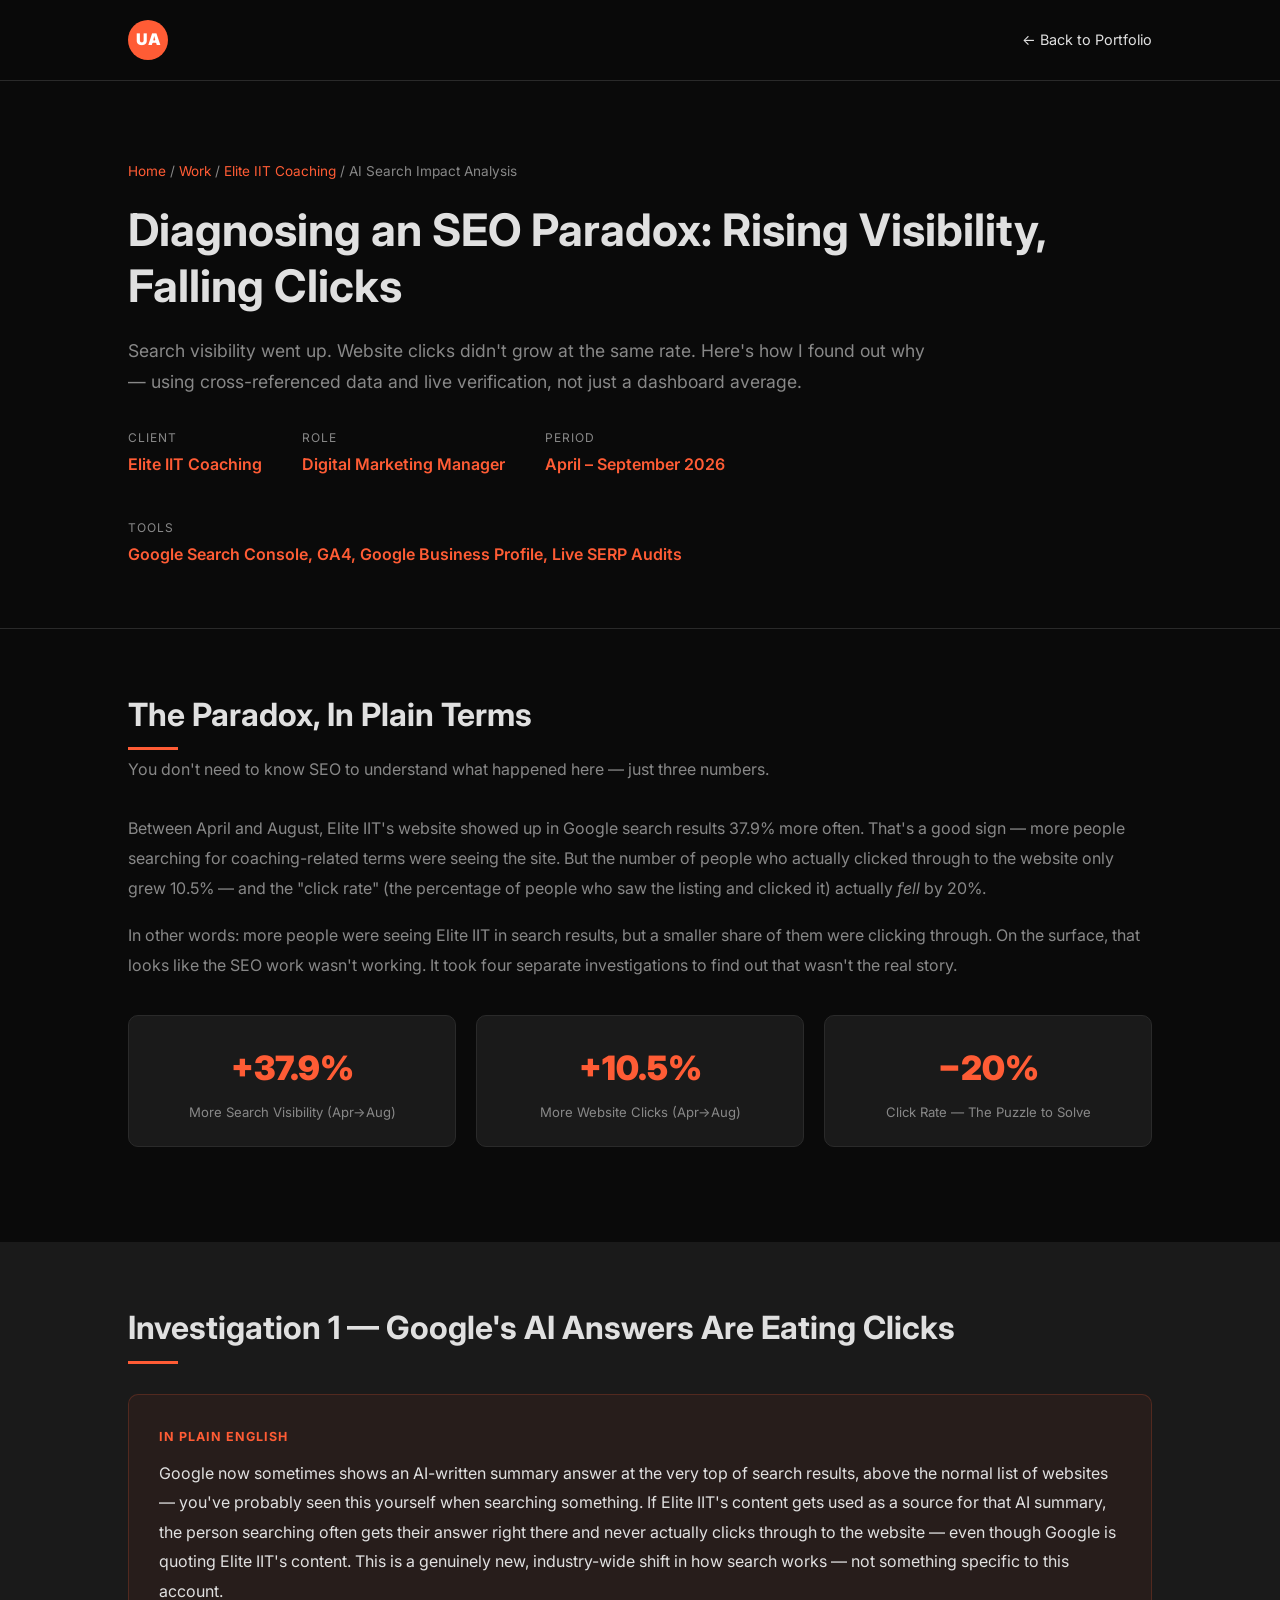
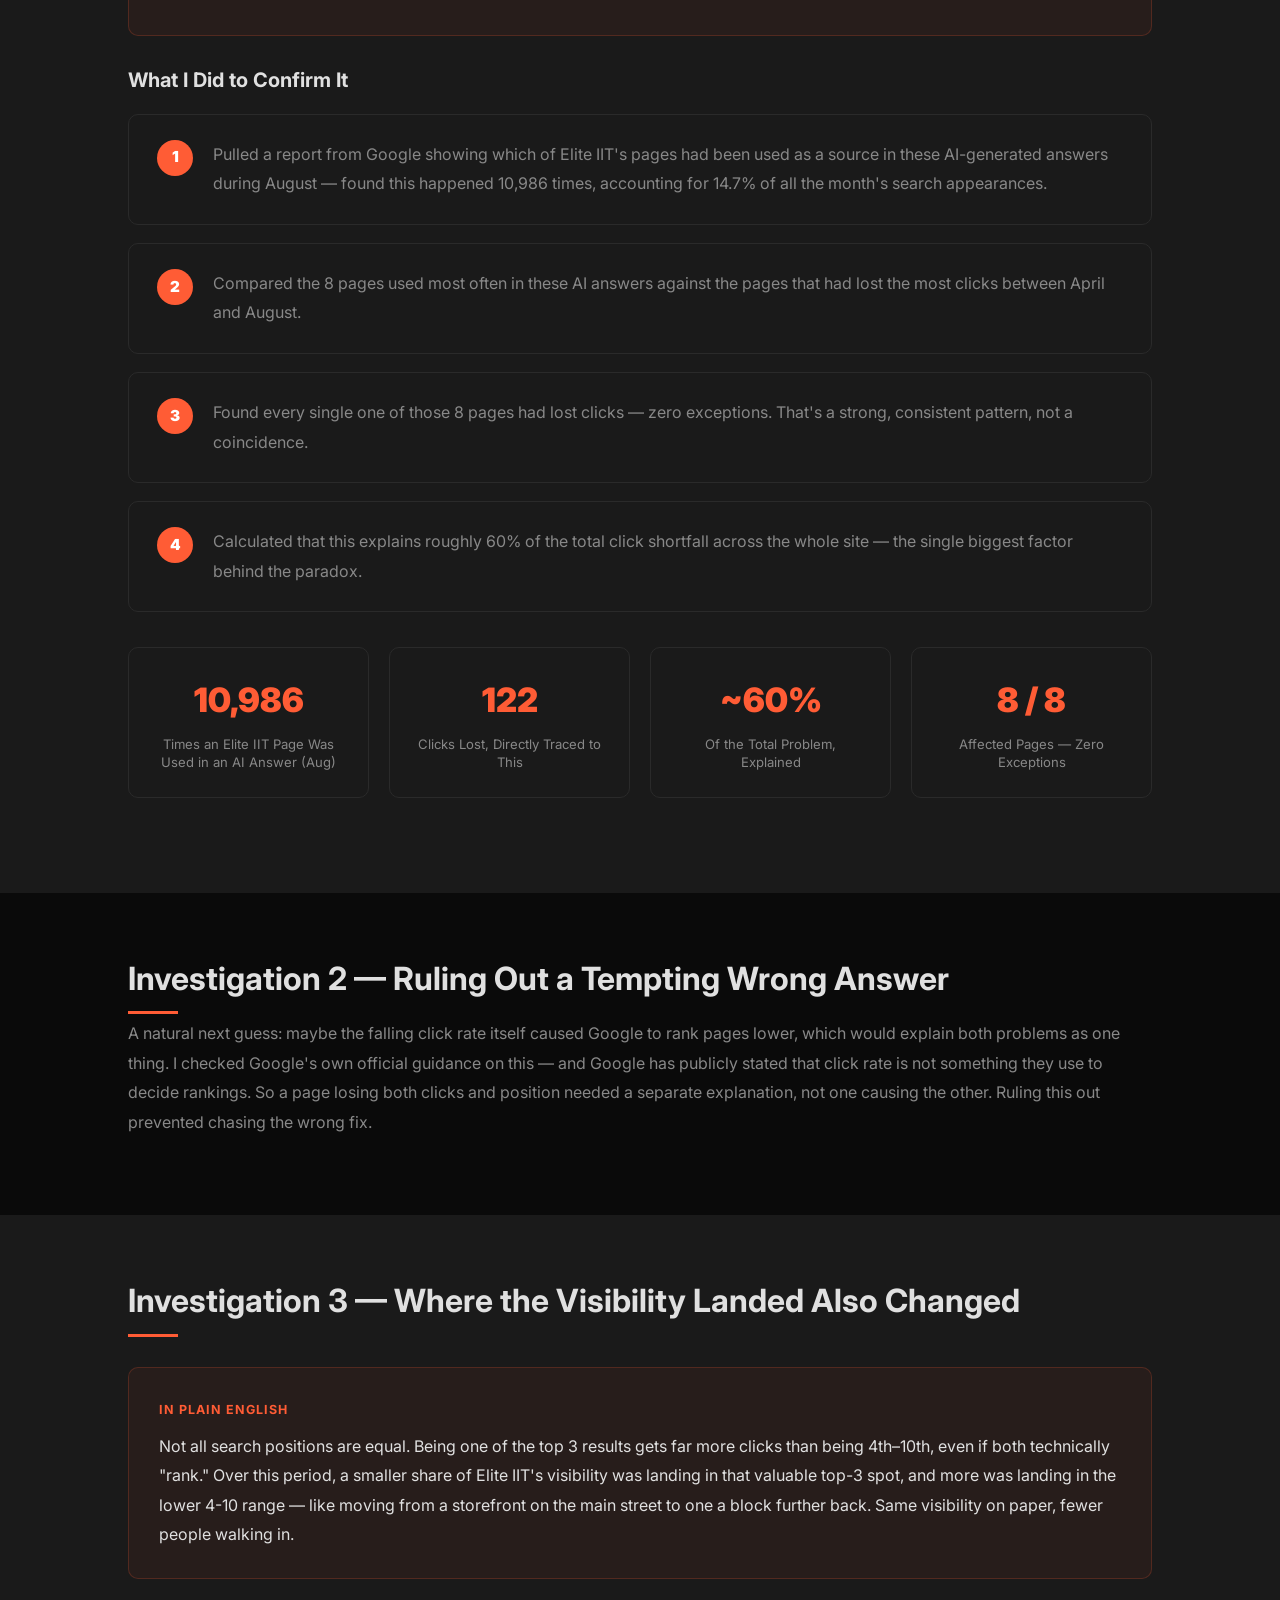
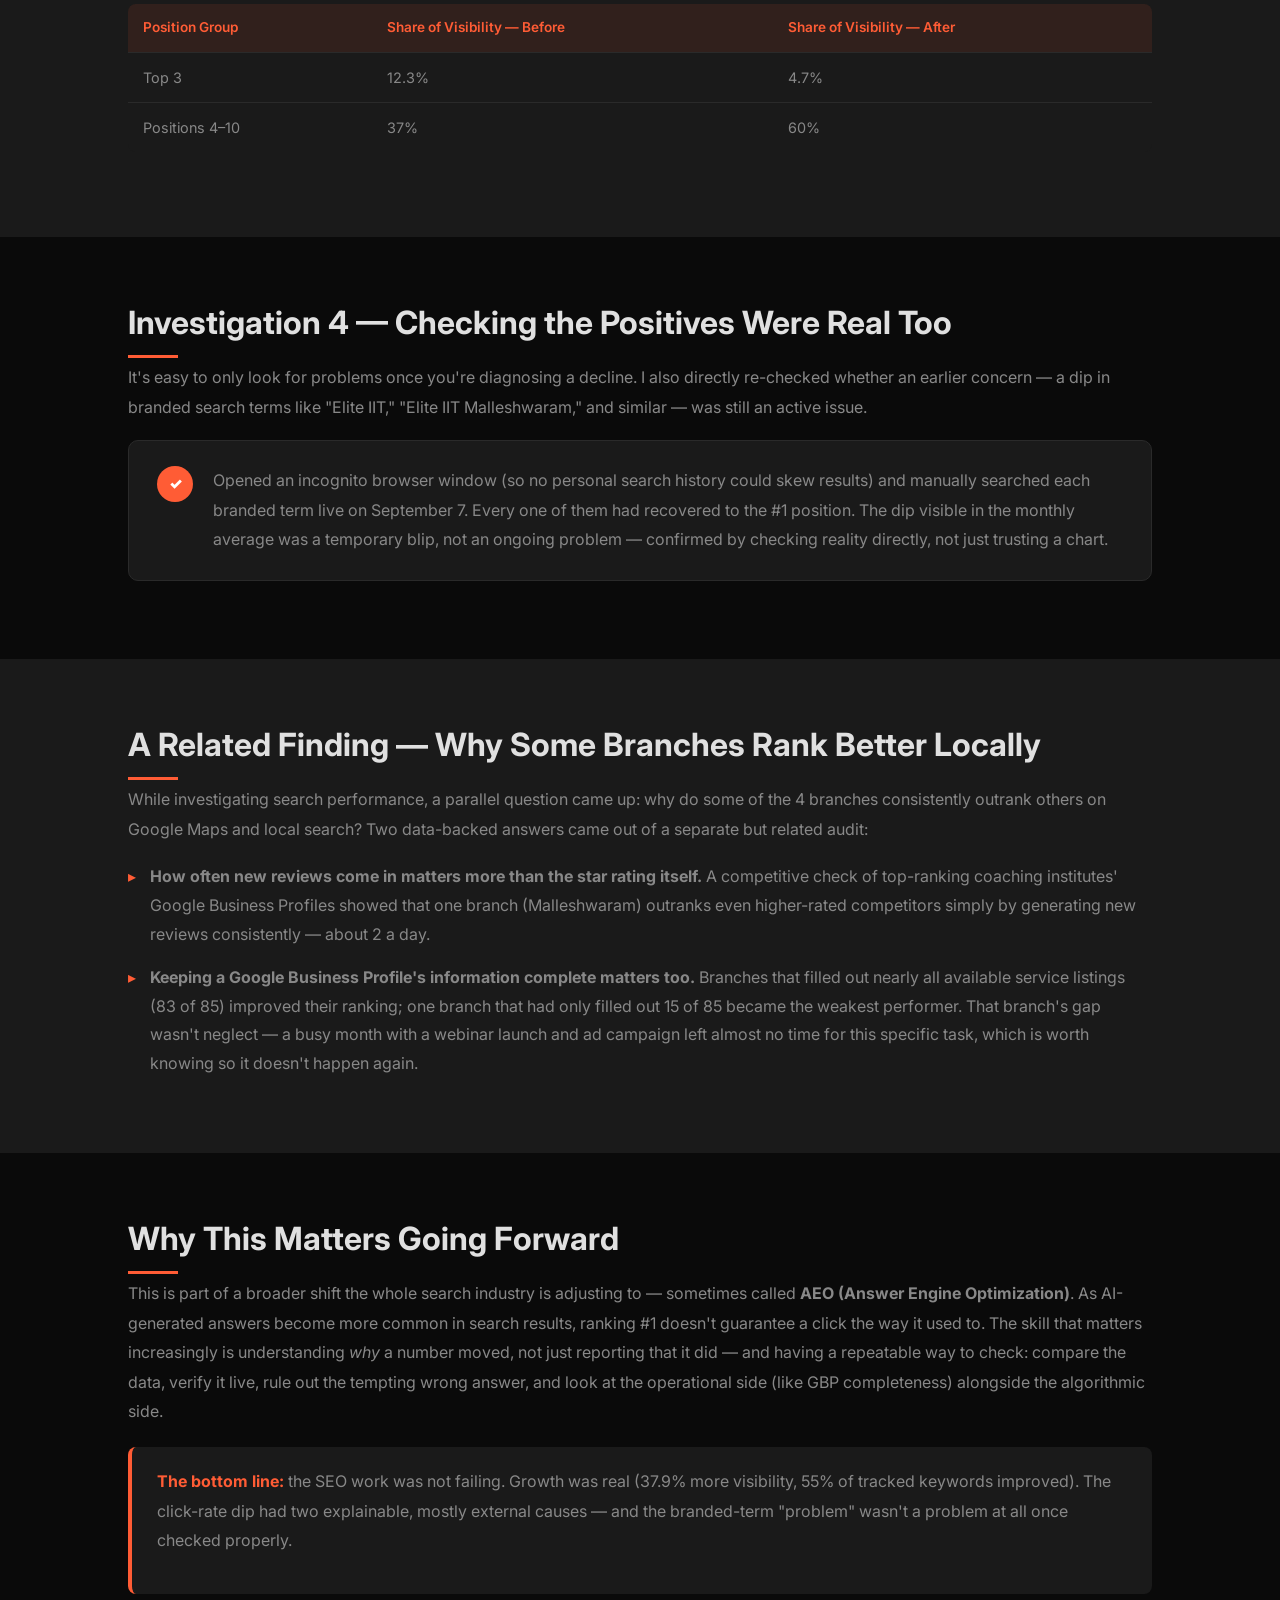
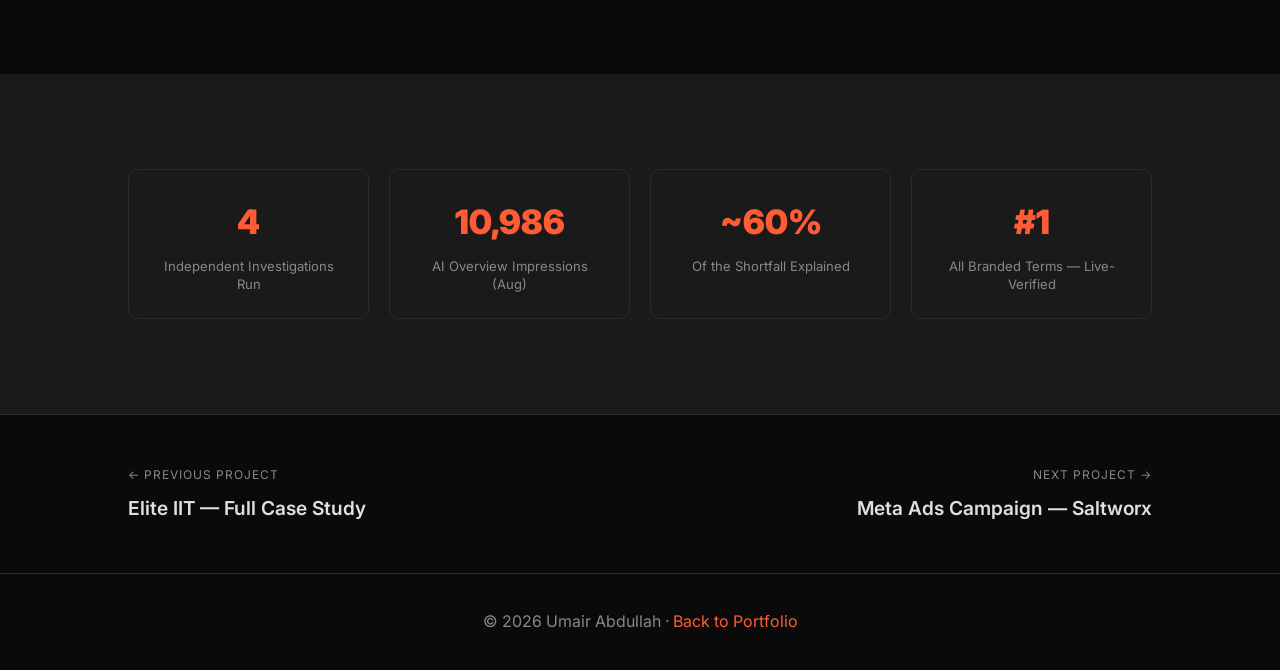
<file: AI-Overviews.html>
<!DOCTYPE html>
<html lang="en">
<head>
    <meta charset="UTF-8">
    <meta name="viewport" content="width=device-width, initial-scale=1.0">
    <title>AI Search Impact Analysis - Elite IIT SEO | Umair Abdullah</title>
    <meta name="description" content="How I diagnosed a 20% CTR decline despite rising search visibility — tracing it to Google's AI Overviews using cross-referenced data and live verification, not just dashboard averages.">
    <link href="https://fonts.googleapis.com/css2?family=Inter:wght@300;400;600;700;900&display=swap" rel="stylesheet">
    <style>
        :root {
            --primary-orange: #FF5C35;
            --dark-bg: #0A0A0A;
            --card-bg: #1a1a1a;
            --text-main: #e0e0e0;
            --text-secondary: #888;
            --border: #2a2a2a;
        }
        * { margin: 0; padding: 0; box-sizing: border-box; }
        body { font-family: 'Inter', sans-serif; background: var(--dark-bg); color: var(--text-main); line-height: 1.6; overflow-x: hidden; }
        .navbar { display: flex; justify-content: space-between; align-items: center; padding: 20px 10%; background: rgba(10,10,10,0.95); backdrop-filter: blur(10px); border-bottom: 1px solid var(--border); position: sticky; top: 0; z-index: 1000; }
        .logo { background: var(--primary-orange); color: white; width: 40px; height: 40px; display: flex; align-items: center; justify-content: center; border-radius: 50%; font-weight: 900; transition: all 0.3s; text-decoration: none; }
        .logo:hover { transform: rotate(360deg); }
        .back-link { text-decoration: none; color: var(--text-main); font-size: 0.9rem; transition: color 0.3s; }
        .back-link:hover { color: var(--primary-orange); }
        .case-hero { padding: 80px 10% 60px; border-bottom: 1px solid var(--border); }
        .breadcrumb { font-size: 0.85rem; color: var(--text-secondary); margin-bottom: 20px; }
        .breadcrumb a { color: var(--primary-orange); text-decoration: none; }
        .case-hero h1 { font-size: 2.8rem; margin-bottom: 20px; line-height: 1.25; }
        .case-hero .subhead { color: var(--text-secondary); font-size: 1.1rem; max-width: 800px; margin-top: 15px; line-height: 1.8; }
        .case-meta { display: flex; gap: 40px; margin-top: 30px; flex-wrap: wrap; }
        .meta-item { display: flex; flex-direction: column; }
        .meta-label { font-size: 0.75rem; color: var(--text-secondary); text-transform: uppercase; letter-spacing: 1px; margin-bottom: 5px; }
        .meta-value { font-size: 1rem; font-weight: 600; color: var(--primary-orange); }
        .section { padding: 60px 10%; }
        .section h2 { font-size: 2rem; margin-bottom: 15px; position: relative; display: inline-block; }
        .section h2::after { content: ''; position: absolute; bottom: -10px; left: 0; width: 50px; height: 3px; background: var(--primary-orange); }
        .section .section-intro { color: var(--text-secondary); font-size: 1rem; margin-bottom: 30px; max-width: 750px; }
        .section h3 { font-size: 1.25rem; margin: 28px 0 14px; color: var(--text-main); }
        .section p { color: var(--text-secondary); line-height: 1.85; margin-bottom: 18px; font-size: 1rem; }
        .section ol, .section ul { padding-left: 22px; margin: 15px 0; }
        .section ol li, .section ul li { color: var(--text-secondary); margin-bottom: 14px; line-height: 1.8; }
        .section ul { list-style: none; padding-left: 0; }
        .section ul li { padding-left: 22px; position: relative; }
        .section ul li:before { content: "▸"; color: var(--primary-orange); position: absolute; left: 0; }
        .stats-grid { display: grid; grid-template-columns: repeat(auto-fit, minmax(180px, 1fr)); gap: 20px; margin: 35px 0; }
        .stat-box { background: var(--card-bg); padding: 25px; border-radius: 10px; border: 1px solid var(--border); text-align: center; transition: all 0.3s; }
        .stat-box:hover { border-color: var(--primary-orange); transform: translateY(-4px); }
        .stat-number { font-size: 2.1rem; font-weight: 900; color: var(--primary-orange); margin-bottom: 8px; }
        .stat-label { color: var(--text-secondary); font-size: 0.82rem; line-height: 1.4; }
        table { width: 100%; border-collapse: collapse; margin: 25px 0; background: var(--card-bg); border-radius: 8px; overflow: hidden; }
        th, td { padding: 13px 15px; text-align: left; border-bottom: 1px solid var(--border); }
        th { background: rgba(255,92,53,0.1); color: var(--primary-orange); font-weight: 600; font-size: 0.85rem; }
        td { color: var(--text-secondary); font-size: 0.9rem; }
        tr:last-child td { border-bottom: none; }
        .plain-english-box { background: rgba(255,92,53,0.06); border: 1px solid rgba(255,92,53,0.2); border-radius: 10px; padding: 28px 30px; margin: 25px 0; }
        .plain-english-box .tag { display: inline-block; color: var(--primary-orange); font-weight: 700; font-size: 0.78rem; text-transform: uppercase; letter-spacing: 1px; margin-bottom: 12px; }
        .plain-english-box p { margin-bottom: 0; color: var(--text-main); }
        .investigation-step { background: var(--card-bg); border: 1px solid var(--border); border-radius: 10px; padding: 25px 28px; margin: 18px 0; display: flex; gap: 20px; }
        .investigation-step .step-num { flex-shrink: 0; width: 36px; height: 36px; background: var(--primary-orange); color: white; border-radius: 50%; display: flex; align-items: center; justify-content: center; font-weight: 900; font-size: 0.95rem; }
        .investigation-step p { margin-bottom: 0; color: var(--text-secondary); }
        .verdict-box { background: var(--card-bg); border-left: 4px solid var(--primary-orange); border-radius: 8px; padding: 20px 25px; margin: 20px 0; }
        .verdict-box strong { color: var(--primary-orange); }
        footer { text-align: center; padding: 35px 10%; border-top: 1px solid var(--border); color: var(--text-secondary); }
        .project-nav { display: flex; justify-content: space-between; padding: 50px 10%; border-top: 1px solid var(--border); gap: 40px; }
        .nav-project { flex: 1; text-decoration: none; color: var(--text-main); transition: all 0.3s; }
        .nav-project:hover { color: var(--primary-orange); }
        .nav-label { font-size: 0.75rem; color: var(--text-secondary); text-transform: uppercase; letter-spacing: 1px; margin-bottom: 8px; }
        .nav-title { font-size: 1.2rem; font-weight: 600; }
        .nav-next { text-align: right; }
        @media (max-width: 768px) {
            .case-hero h1 { font-size: 2rem; }
            .section { padding: 40px 5%; }
            .investigation-step { flex-direction: column; }
            .project-nav { flex-direction: column; gap: 25px; }
            .nav-next { text-align: left; }
        }
    </style>
</head>
<body>

    <nav class="navbar">
        <a href="index.html" class="logo">UA</a>
        <a href="index.html#work" class="back-link">← Back to Portfolio</a>
    </nav>

    <div class="case-hero">
        <div class="breadcrumb"><a href="index.html">Home</a> / <a href="index.html#work">Work</a> / <a href="eliteiit.html">Elite IIT Coaching</a> / AI Search Impact Analysis</div>
        <h1>Diagnosing an SEO Paradox: Rising Visibility, Falling Clicks</h1>
        <p class="subhead">Search visibility went up. Website clicks didn't grow at the same rate. Here's how I found out why — using cross-referenced data and live verification, not just a dashboard average.</p>
        <div class="case-meta">
            <div class="meta-item"><span class="meta-label">Client</span><span class="meta-value">Elite IIT Coaching</span></div>
            <div class="meta-item"><span class="meta-label">Role</span><span class="meta-value">Digital Marketing Manager</span></div>
            <div class="meta-item"><span class="meta-label">Period</span><span class="meta-value">April – September 2026</span></div>
            <div class="meta-item"><span class="meta-label">Tools</span><span class="meta-value">Google Search Console, GA4, Google Business Profile, Live SERP Audits</span></div>
        </div>
    </div>

    <section class="section">
        <h2>The Paradox, In Plain Terms</h2>
        <p class="section-intro">You don't need to know SEO to understand what happened here — just three numbers.</p>
        <p>Between April and August, Elite IIT's website showed up in Google search results 37.9% more often. That's a good sign — more people searching for coaching-related terms were seeing the site. But the number of people who actually clicked through to the website only grew 10.5% — and the "click rate" (the percentage of people who saw the listing and clicked it) actually <em>fell</em> by 20%.</p>
        <p>In other words: more people were seeing Elite IIT in search results, but a smaller share of them were clicking through. On the surface, that looks like the SEO work wasn't working. It took four separate investigations to find out that wasn't the real story.</p>

        <div class="stats-grid">
            <div class="stat-box"><div class="stat-number">+37.9%</div><div class="stat-label">More Search Visibility (Apr→Aug)</div></div>
            <div class="stat-box"><div class="stat-number">+10.5%</div><div class="stat-label">More Website Clicks (Apr→Aug)</div></div>
            <div class="stat-box"><div class="stat-number">−20%</div><div class="stat-label">Click Rate — The Puzzle to Solve</div></div>
        </div>
    </section>

    <section class="section" style="background: var(--card-bg);">
        <h2>Investigation 1 — Google's AI Answers Are Eating Clicks</h2>
        <div class="plain-english-box">
            <div class="tag">In Plain English</div>
            <p>Google now sometimes shows an AI-written summary answer at the very top of search results, above the normal list of websites — you've probably seen this yourself when searching something. If Elite IIT's content gets used as a source for that AI summary, the person searching often gets their answer right there and never actually clicks through to the website — even though Google is quoting Elite IIT's content. This is a genuinely new, industry-wide shift in how search works — not something specific to this account.</p>
        </div>

        <h3>What I Did to Confirm It</h3>
        <div class="investigation-step">
            <div class="step-num">1</div>
            <p>Pulled a report from Google showing which of Elite IIT's pages had been used as a source in these AI-generated answers during August — found this happened 10,986 times, accounting for 14.7% of all the month's search appearances.</p>
        </div>
        <div class="investigation-step">
            <div class="step-num">2</div>
            <p>Compared the 8 pages used most often in these AI answers against the pages that had lost the most clicks between April and August.</p>
        </div>
        <div class="investigation-step">
            <div class="step-num">3</div>
            <p>Found every single one of those 8 pages had lost clicks — zero exceptions. That's a strong, consistent pattern, not a coincidence.</p>
        </div>
        <div class="investigation-step">
            <div class="step-num">4</div>
            <p>Calculated that this explains roughly 60% of the total click shortfall across the whole site — the single biggest factor behind the paradox.</p>
        </div>

        <div class="stats-grid">
            <div class="stat-box"><div class="stat-number">10,986</div><div class="stat-label">Times an Elite IIT Page Was Used in an AI Answer (Aug)</div></div>
            <div class="stat-box"><div class="stat-number">122</div><div class="stat-label">Clicks Lost, Directly Traced to This</div></div>
            <div class="stat-box"><div class="stat-number">~60%</div><div class="stat-label">Of the Total Problem, Explained</div></div>
            <div class="stat-box"><div class="stat-number">8 / 8</div><div class="stat-label">Affected Pages — Zero Exceptions</div></div>
        </div>
    </section>

    <section class="section">
        <h2>Investigation 2 — Ruling Out a Tempting Wrong Answer</h2>
        <p>A natural next guess: maybe the falling click rate itself caused Google to rank pages lower, which would explain both problems as one thing. I checked Google's own official guidance on this — and Google has publicly stated that click rate is not something they use to decide rankings. So a page losing both clicks and position needed a separate explanation, not one causing the other. Ruling this out prevented chasing the wrong fix.</p>
    </section>

    <section class="section" style="background: var(--card-bg);">
        <h2>Investigation 3 — Where the Visibility Landed Also Changed</h2>
        <div class="plain-english-box">
            <div class="tag">In Plain English</div>
            <p>Not all search positions are equal. Being one of the top 3 results gets far more clicks than being 4th–10th, even if both technically "rank." Over this period, a smaller share of Elite IIT's visibility was landing in that valuable top-3 spot, and more was landing in the lower 4-10 range — like moving from a storefront on the main street to one a block further back. Same visibility on paper, fewer people walking in.</p>
        </div>
        <table>
            <tr><th>Position Group</th><th>Share of Visibility — Before</th><th>Share of Visibility — After</th></tr>
            <tr><td>Top 3</td><td>12.3%</td><td>4.7%</td></tr>
            <tr><td>Positions 4–10</td><td>37%</td><td>60%</td></tr>
        </table>
    </section>

    <section class="section">
        <h2>Investigation 4 — Checking the Positives Were Real Too</h2>
        <p>It's easy to only look for problems once you're diagnosing a decline. I also directly re-checked whether an earlier concern — a dip in branded search terms like "Elite IIT," "Elite IIT Malleshwaram," and similar — was still an active issue.</p>
        <div class="investigation-step">
            <div class="step-num">✓</div>
            <p>Opened an incognito browser window (so no personal search history could skew results) and manually searched each branded term live on September 7. Every one of them had recovered to the #1 position. The dip visible in the monthly average was a temporary blip, not an ongoing problem — confirmed by checking reality directly, not just trusting a chart.</p>
        </div>
    </section>

    <section class="section" style="background: var(--card-bg);">
        <h2>A Related Finding — Why Some Branches Rank Better Locally</h2>
        <p>While investigating search performance, a parallel question came up: why do some of the 4 branches consistently outrank others on Google Maps and local search? Two data-backed answers came out of a separate but related audit:</p>
        <ul>
            <li><strong>How often new reviews come in matters more than the star rating itself.</strong> A competitive check of top-ranking coaching institutes' Google Business Profiles showed that one branch (Malleshwaram) outranks even higher-rated competitors simply by generating new reviews consistently — about 2 a day.</li>
            <li><strong>Keeping a Google Business Profile's information complete matters too.</strong> Branches that filled out nearly all available service listings (83 of 85) improved their ranking; one branch that had only filled out 15 of 85 became the weakest performer. That branch's gap wasn't neglect — a busy month with a webinar launch and ad campaign left almost no time for this specific task, which is worth knowing so it doesn't happen again.</li>
        </ul>
    </section>

    <section class="section">
        <h2>Why This Matters Going Forward</h2>
        <p>This is part of a broader shift the whole search industry is adjusting to — sometimes called <strong>AEO (Answer Engine Optimization)</strong>. As AI-generated answers become more common in search results, ranking #1 doesn't guarantee a click the way it used to. The skill that matters increasingly is understanding <em>why</em> a number moved, not just reporting that it did — and having a repeatable way to check: compare the data, verify it live, rule out the tempting wrong answer, and look at the operational side (like GBP completeness) alongside the algorithmic side.</p>

        <div class="verdict-box">
            <p><strong>The bottom line:</strong> the SEO work was not failing. Growth was real (37.9% more visibility, 55% of tracked keywords improved). The click-rate dip had two explainable, mostly external causes — and the branded-term "problem" wasn't a problem at all once checked properly.</p>
        </div>
    </section>

    <section class="section" style="background: var(--card-bg);">
        <div class="stats-grid">
            <div class="stat-box"><div class="stat-number">4</div><div class="stat-label">Independent Investigations Run</div></div>
            <div class="stat-box"><div class="stat-number">10,986</div><div class="stat-label">AI Overview Impressions (Aug)</div></div>
            <div class="stat-box"><div class="stat-number">~60%</div><div class="stat-label">Of the Shortfall Explained</div></div>
            <div class="stat-box"><div class="stat-number">#1</div><div class="stat-label">All Branded Terms — Live-Verified</div></div>
        </div>
    </section>

    <div class="project-nav">
        <a href="eliteiit.html" class="nav-project nav-prev">
            <div class="nav-label">← Previous Project</div>
            <div class="nav-title">Elite IIT — Full Case Study</div>
        </a>
        <a href="Saltworx.html" class="nav-project nav-next">
            <div class="nav-label">Next Project →</div>
            <div class="nav-title">Meta Ads Campaign — Saltworx</div>
        </a>
    </div>

    <footer>
        <p>© 2026 Umair Abdullah · <a href="index.html" style="color: var(--primary-orange); text-decoration: none;">Back to Portfolio</a></p>
    </footer>

</body>
</html>
</file>
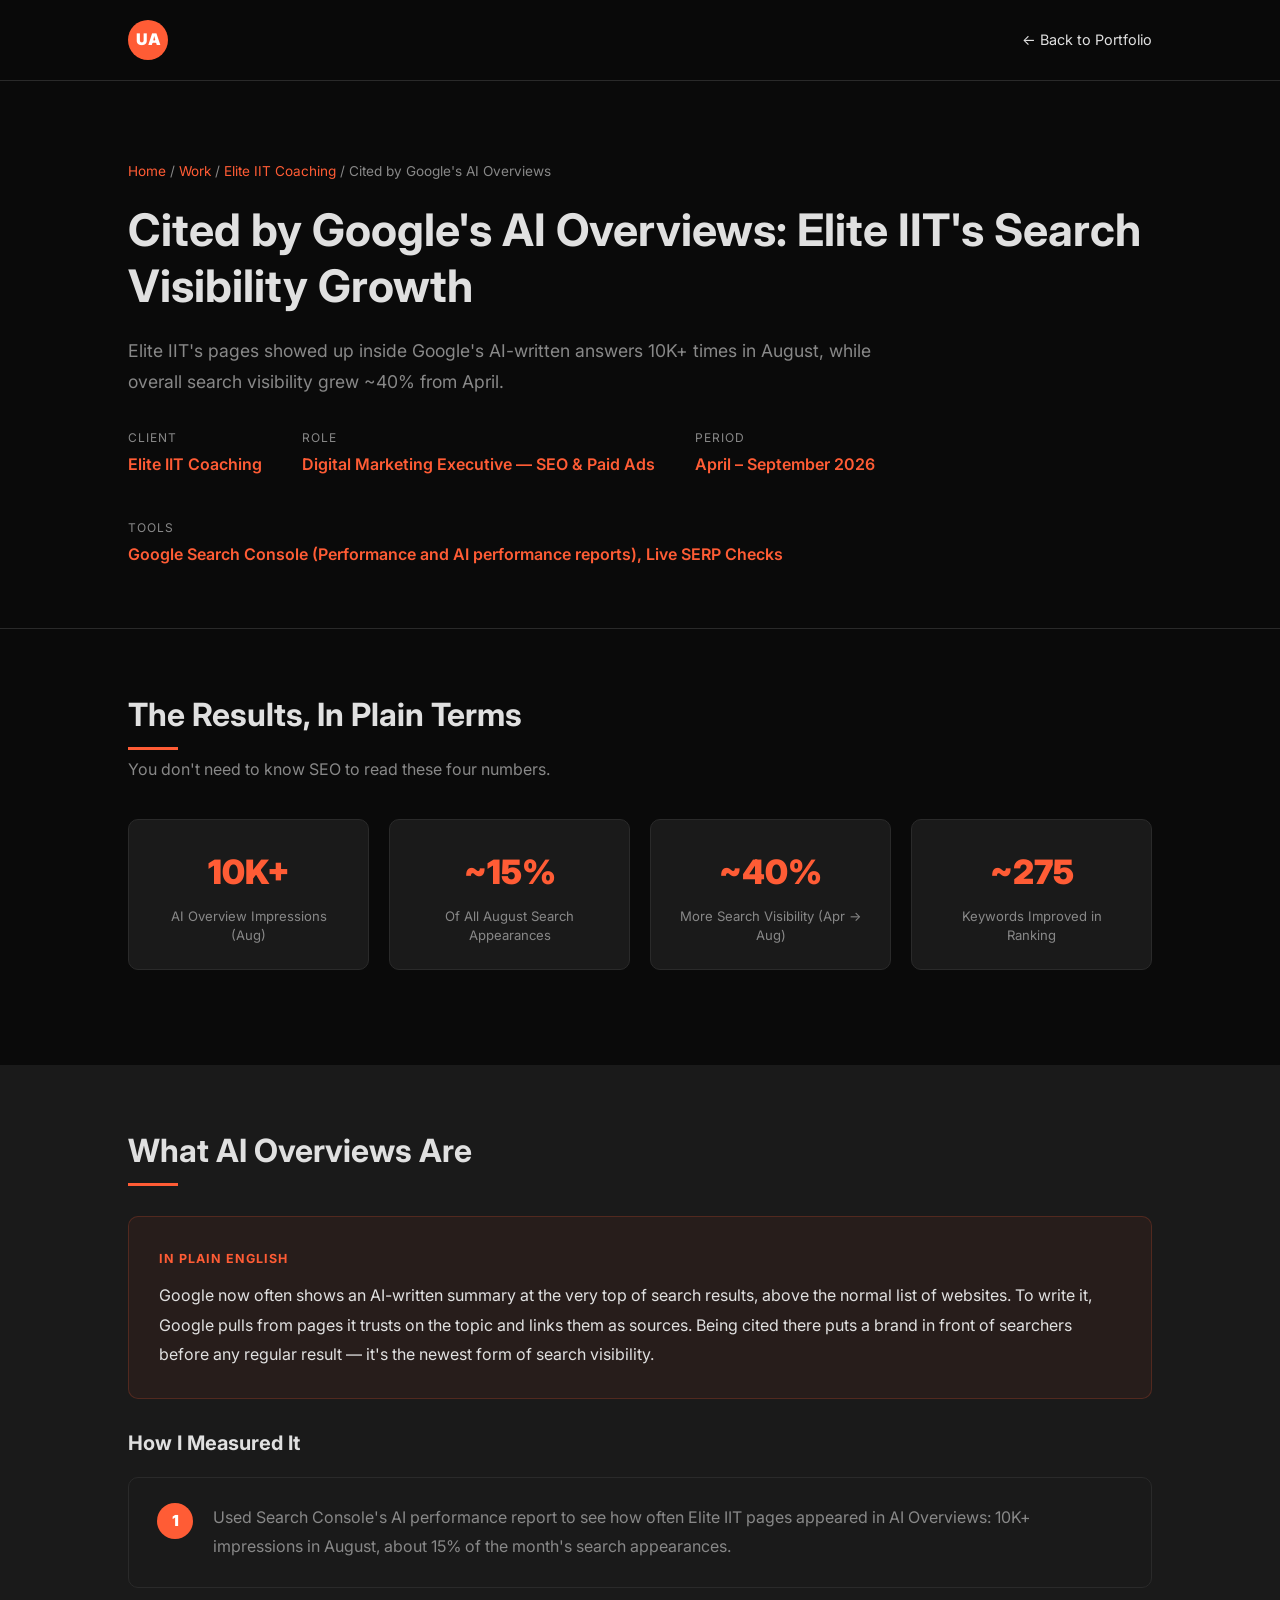
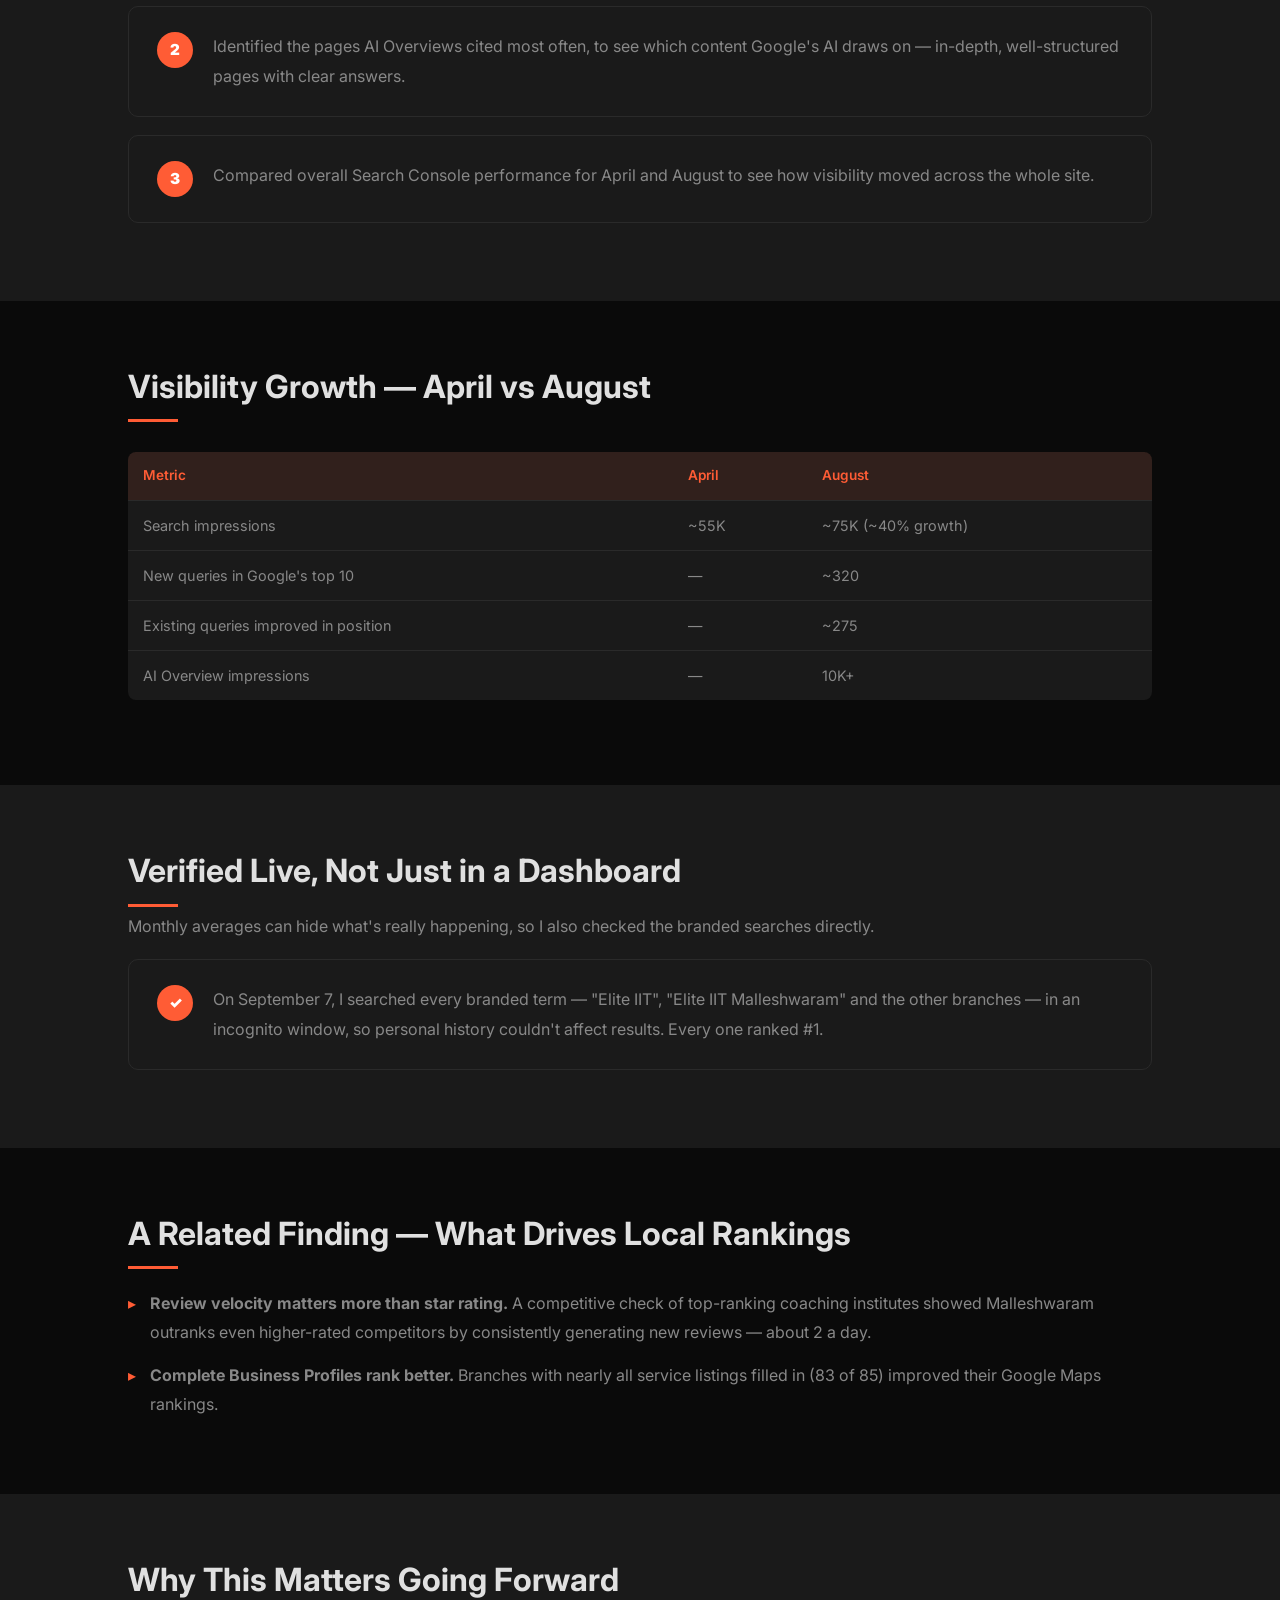
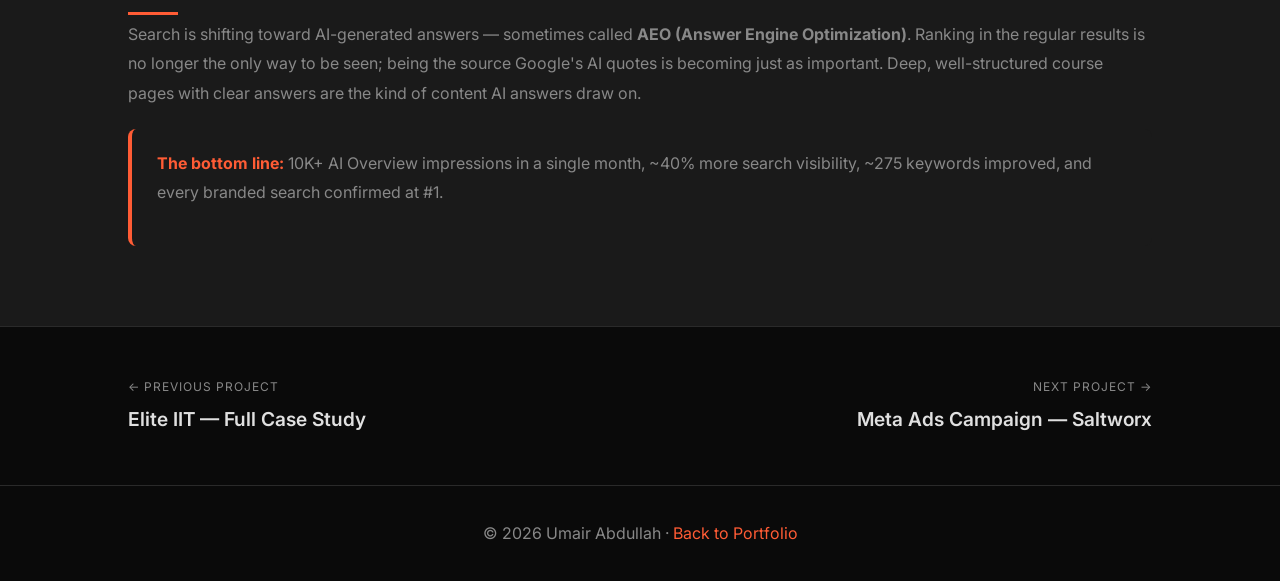
<file: ai-search-impact.html>
<!DOCTYPE html>
<html lang="en">
<head>
    <meta charset="UTF-8">
    <meta name="viewport" content="width=device-width, initial-scale=1.0">
    <title>Cited by Google's AI Overviews - Elite IIT SEO | Umair Abdullah</title>
    <meta name="description" content="Elite IIT pages cited in Google's AI Overviews 10K+ times in August, with ~40% more search visibility and every branded search verified at #1.">
    <link href="https://fonts.googleapis.com/css2?family=Inter:wght@300;400;600;700;900&display=swap" rel="stylesheet">
    <style>
        :root {
            --primary-orange: #FF5C35;
            --dark-bg: #0A0A0A;
            --card-bg: #1a1a1a;
            --text-main: #e0e0e0;
            --text-secondary: #888;
            --border: #2a2a2a;
        }
        * { margin: 0; padding: 0; box-sizing: border-box; }
        body { font-family: 'Inter', sans-serif; background: var(--dark-bg); color: var(--text-main); line-height: 1.6; overflow-x: hidden; }
        .navbar { display: flex; justify-content: space-between; align-items: center; padding: 20px 10%; background: rgba(10,10,10,0.95); backdrop-filter: blur(10px); border-bottom: 1px solid var(--border); position: sticky; top: 0; z-index: 1000; }
        .logo { background: var(--primary-orange); color: white; width: 40px; height: 40px; display: flex; align-items: center; justify-content: center; border-radius: 50%; font-weight: 900; transition: all 0.3s; text-decoration: none; }
        .logo:hover { transform: rotate(360deg); }
        .back-link { text-decoration: none; color: var(--text-main); font-size: 0.9rem; transition: color 0.3s; }
        .back-link:hover { color: var(--primary-orange); }
        .case-hero { padding: 80px 10% 60px; border-bottom: 1px solid var(--border); }
        .breadcrumb { font-size: 0.85rem; color: var(--text-secondary); margin-bottom: 20px; }
        .breadcrumb a { color: var(--primary-orange); text-decoration: none; }
        .case-hero h1 { font-size: 2.8rem; margin-bottom: 20px; line-height: 1.25; }
        .case-hero .subhead { color: var(--text-secondary); font-size: 1.1rem; max-width: 800px; margin-top: 15px; line-height: 1.8; }
        .case-meta { display: flex; gap: 40px; margin-top: 30px; flex-wrap: wrap; }
        .meta-item { display: flex; flex-direction: column; }
        .meta-label { font-size: 0.75rem; color: var(--text-secondary); text-transform: uppercase; letter-spacing: 1px; margin-bottom: 5px; }
        .meta-value { font-size: 1rem; font-weight: 600; color: var(--primary-orange); }
        .section { padding: 60px 10%; }
        .section h2 { font-size: 2rem; margin-bottom: 15px; position: relative; display: inline-block; }
        .section h2::after { content: ''; position: absolute; bottom: -10px; left: 0; width: 50px; height: 3px; background: var(--primary-orange); }
        .section .section-intro { color: var(--text-secondary); font-size: 1rem; margin-bottom: 30px; max-width: 750px; }
        .section h3 { font-size: 1.25rem; margin: 28px 0 14px; color: var(--text-main); }
        .section p { color: var(--text-secondary); line-height: 1.85; margin-bottom: 18px; font-size: 1rem; }
        .section ol, .section ul { padding-left: 22px; margin: 15px 0; }
        .section ol li, .section ul li { color: var(--text-secondary); margin-bottom: 14px; line-height: 1.8; }
        .section ul { list-style: none; padding-left: 0; }
        .section ul li { padding-left: 22px; position: relative; }
        .section ul li:before { content: "▸"; color: var(--primary-orange); position: absolute; left: 0; }
        .stats-grid { display: grid; grid-template-columns: repeat(auto-fit, minmax(180px, 1fr)); gap: 20px; margin: 35px 0; }
        .stat-box { background: var(--card-bg); padding: 25px; border-radius: 10px; border: 1px solid var(--border); text-align: center; transition: all 0.3s; }
        .stat-box:hover { border-color: var(--primary-orange); transform: translateY(-4px); }
        .stat-number { font-size: 2.1rem; font-weight: 900; color: var(--primary-orange); margin-bottom: 8px; }
        .stat-label { color: var(--text-secondary); font-size: 0.82rem; line-height: 1.4; }
        table { width: 100%; border-collapse: collapse; margin: 25px 0; background: var(--card-bg); border-radius: 8px; overflow: hidden; }
        th, td { padding: 13px 15px; text-align: left; border-bottom: 1px solid var(--border); }
        th { background: rgba(255,92,53,0.1); color: var(--primary-orange); font-weight: 600; font-size: 0.85rem; }
        td { color: var(--text-secondary); font-size: 0.9rem; }
        tr:last-child td { border-bottom: none; }
        .plain-english-box { background: rgba(255,92,53,0.06); border: 1px solid rgba(255,92,53,0.2); border-radius: 10px; padding: 28px 30px; margin: 25px 0; }
        .plain-english-box .tag { display: inline-block; color: var(--primary-orange); font-weight: 700; font-size: 0.78rem; text-transform: uppercase; letter-spacing: 1px; margin-bottom: 12px; }
        .plain-english-box p { margin-bottom: 0; color: var(--text-main); }
        .investigation-step { background: var(--card-bg); border: 1px solid var(--border); border-radius: 10px; padding: 25px 28px; margin: 18px 0; display: flex; gap: 20px; }
        .investigation-step .step-num { flex-shrink: 0; width: 36px; height: 36px; background: var(--primary-orange); color: white; border-radius: 50%; display: flex; align-items: center; justify-content: center; font-weight: 900; font-size: 0.95rem; }
        .investigation-step p { margin-bottom: 0; color: var(--text-secondary); }
        .verdict-box { background: var(--card-bg); border-left: 4px solid var(--primary-orange); border-radius: 8px; padding: 20px 25px; margin: 20px 0; }
        .verdict-box strong { color: var(--primary-orange); }
        footer { text-align: center; padding: 35px 10%; border-top: 1px solid var(--border); color: var(--text-secondary); }
        .project-nav { display: flex; justify-content: space-between; padding: 50px 10%; border-top: 1px solid var(--border); gap: 40px; }
        .nav-project { flex: 1; text-decoration: none; color: var(--text-main); transition: all 0.3s; }
        .nav-project:hover { color: var(--primary-orange); }
        .nav-label { font-size: 0.75rem; color: var(--text-secondary); text-transform: uppercase; letter-spacing: 1px; margin-bottom: 8px; }
        .nav-title { font-size: 1.2rem; font-weight: 600; }
        .nav-next { text-align: right; }
        @media (max-width: 768px) {
            .case-hero h1 { font-size: 2rem; }
            .section { padding: 40px 5%; }
            .investigation-step { flex-direction: column; }
            .project-nav { flex-direction: column; gap: 25px; }
            .nav-next { text-align: left; }
        }
    </style>
</head>
<body>

    <nav class="navbar">
        <a href="index.html" class="logo">UA</a>
        <a href="index.html#work" class="back-link">← Back to Portfolio</a>
    </nav>

    <div class="case-hero">
        <div class="breadcrumb"><a href="index.html">Home</a> / <a href="index.html#work">Work</a> / <a href="eliteiit.html">Elite IIT Coaching</a> / Cited by Google's AI Overviews</div>
        <h1>Cited by Google's AI Overviews: Elite IIT's Search Visibility Growth</h1>
        <p class="subhead">Elite IIT's pages showed up inside Google's AI-written answers 10K+ times in August, while overall search visibility grew ~40% from April.</p>
        <div class="case-meta">
            <div class="meta-item"><span class="meta-label">Client</span><span class="meta-value">Elite IIT Coaching</span></div>
            <div class="meta-item"><span class="meta-label">Role</span><span class="meta-value">Digital Marketing Executive — SEO &amp; Paid Ads</span></div>
            <div class="meta-item"><span class="meta-label">Period</span><span class="meta-value">April – September 2026</span></div>
            <div class="meta-item"><span class="meta-label">Tools</span><span class="meta-value">Google Search Console (Performance and AI performance reports), Live SERP Checks</span></div>
        </div>
    </div>

    <section class="section">
        <h2>The Results, In Plain Terms</h2>
        <p class="section-intro">You don't need to know SEO to read these four numbers.</p>
        <div class="stats-grid">
            <div class="stat-box"><div class="stat-number">10K+</div><div class="stat-label">AI Overview Impressions (Aug)</div></div>
            <div class="stat-box"><div class="stat-number">~15%</div><div class="stat-label">Of All August Search Appearances</div></div>
            <div class="stat-box"><div class="stat-number">~40%</div><div class="stat-label">More Search Visibility (Apr → Aug)</div></div>
            <div class="stat-box"><div class="stat-number">~275</div><div class="stat-label">Keywords Improved in Ranking</div></div>
        </div>
    </section>

    <section class="section" style="background: var(--card-bg);">
        <h2>What AI Overviews Are</h2>
        <div class="plain-english-box">
            <div class="tag">In Plain English</div>
            <p>Google now often shows an AI-written summary at the very top of search results, above the normal list of websites. To write it, Google pulls from pages it trusts on the topic and links them as sources. Being cited there puts a brand in front of searchers before any regular result — it's the newest form of search visibility.</p>
        </div>
        <h3>How I Measured It</h3>
        <div class="investigation-step">
            <div class="step-num">1</div>
            <p>Used Search Console's AI performance report to see how often Elite IIT pages appeared in AI Overviews: 10K+ impressions in August, about 15% of the month's search appearances.</p>
        </div>
        <div class="investigation-step">
            <div class="step-num">2</div>
            <p>Identified the pages AI Overviews cited most often, to see which content Google's AI draws on — in-depth, well-structured pages with clear answers.</p>
        </div>
        <div class="investigation-step">
            <div class="step-num">3</div>
            <p>Compared overall Search Console performance for April and August to see how visibility moved across the whole site.</p>
        </div>
    </section>

    <section class="section">
        <h2>Visibility Growth — April vs August</h2>
        <table>
            <tr><th>Metric</th><th>April</th><th>August</th></tr>
            <tr><td>Search impressions</td><td>~55K</td><td>~75K (~40% growth)</td></tr>
            <tr><td>New queries in Google's top 10</td><td>—</td><td>~320</td></tr>
            <tr><td>Existing queries improved in position</td><td>—</td><td>~275</td></tr>
            <tr><td>AI Overview impressions</td><td>—</td><td>10K+</td></tr>
        </table>
    </section>

    <section class="section" style="background: var(--card-bg);">
        <h2>Verified Live, Not Just in a Dashboard</h2>
        <p>Monthly averages can hide what's really happening, so I also checked the branded searches directly.</p>
        <div class="investigation-step">
            <div class="step-num">✓</div>
            <p>On September 7, I searched every branded term — "Elite IIT", "Elite IIT Malleshwaram" and the other branches — in an incognito window, so personal history couldn't affect results. Every one ranked #1.</p>
        </div>
    </section>

    <section class="section">
        <h2>A Related Finding — What Drives Local Rankings</h2>
        <ul>
            <li><strong>Review velocity matters more than star rating.</strong> A competitive check of top-ranking coaching institutes showed Malleshwaram outranks even higher-rated competitors by consistently generating new reviews — about 2 a day.</li>
            <li><strong>Complete Business Profiles rank better.</strong> Branches with nearly all service listings filled in (83 of 85) improved their Google Maps rankings.</li>
        </ul>
    </section>

    <section class="section" style="background: var(--card-bg);">
        <h2>Why This Matters Going Forward</h2>
        <p>Search is shifting toward AI-generated answers — sometimes called <strong>AEO (Answer Engine Optimization)</strong>. Ranking in the regular results is no longer the only way to be seen; being the source Google's AI quotes is becoming just as important. Deep, well-structured course pages with clear answers are the kind of content AI answers draw on.</p>
        <div class="verdict-box">
            <p><strong>The bottom line:</strong> 10K+ AI Overview impressions in a single month, ~40% more search visibility, ~275 keywords improved, and every branded search confirmed at #1.</p>
        </div>
    </section>

    <div class="project-nav">
        <a href="eliteiit.html" class="nav-project nav-prev">
            <div class="nav-label">← Previous Project</div>
            <div class="nav-title">Elite IIT — Full Case Study</div>
        </a>
        <a href="Saltworx.html" class="nav-project nav-next">
            <div class="nav-label">Next Project →</div>
            <div class="nav-title">Meta Ads Campaign — Saltworx</div>
        </a>
    </div>

    <footer>
        <p>© 2026 Umair Abdullah · <a href="index.html" style="color: var(--primary-orange); text-decoration: none;">Back to Portfolio</a></p>
    </footer>

</body>
</html>
</file>
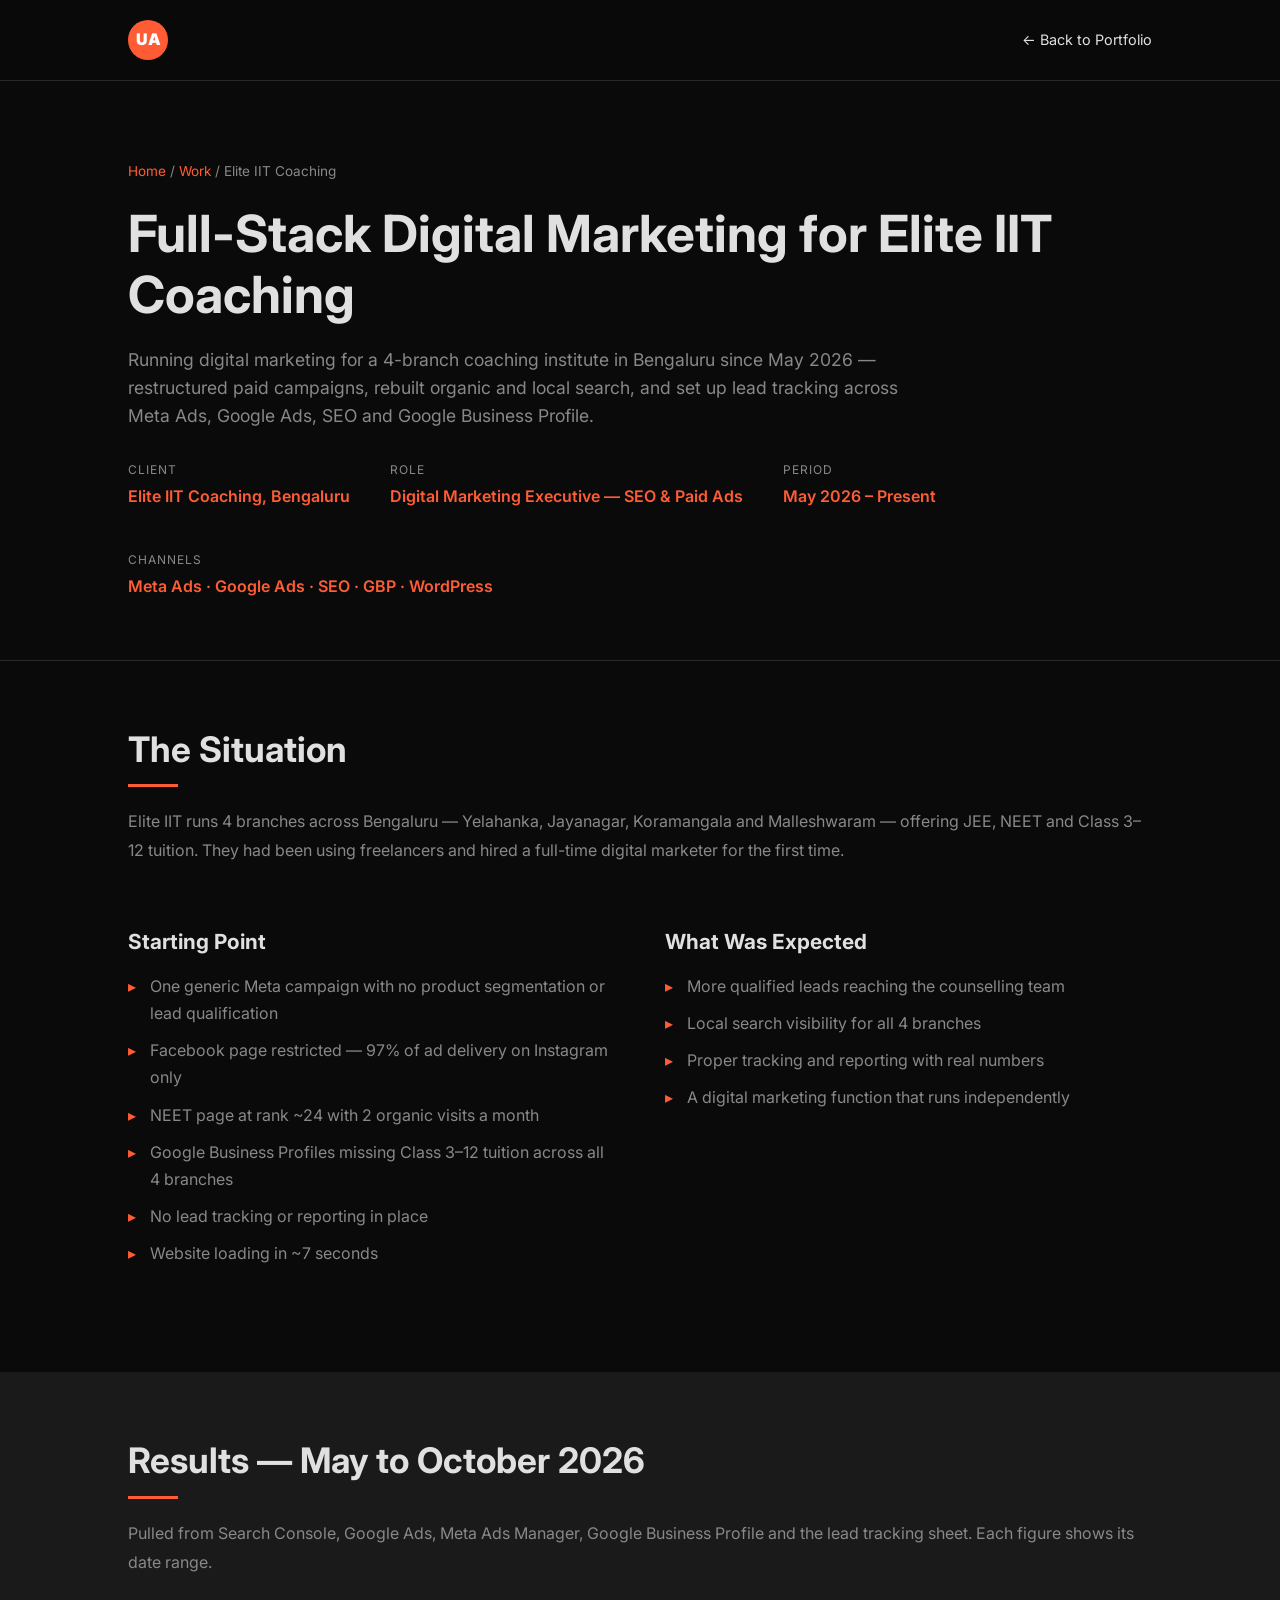
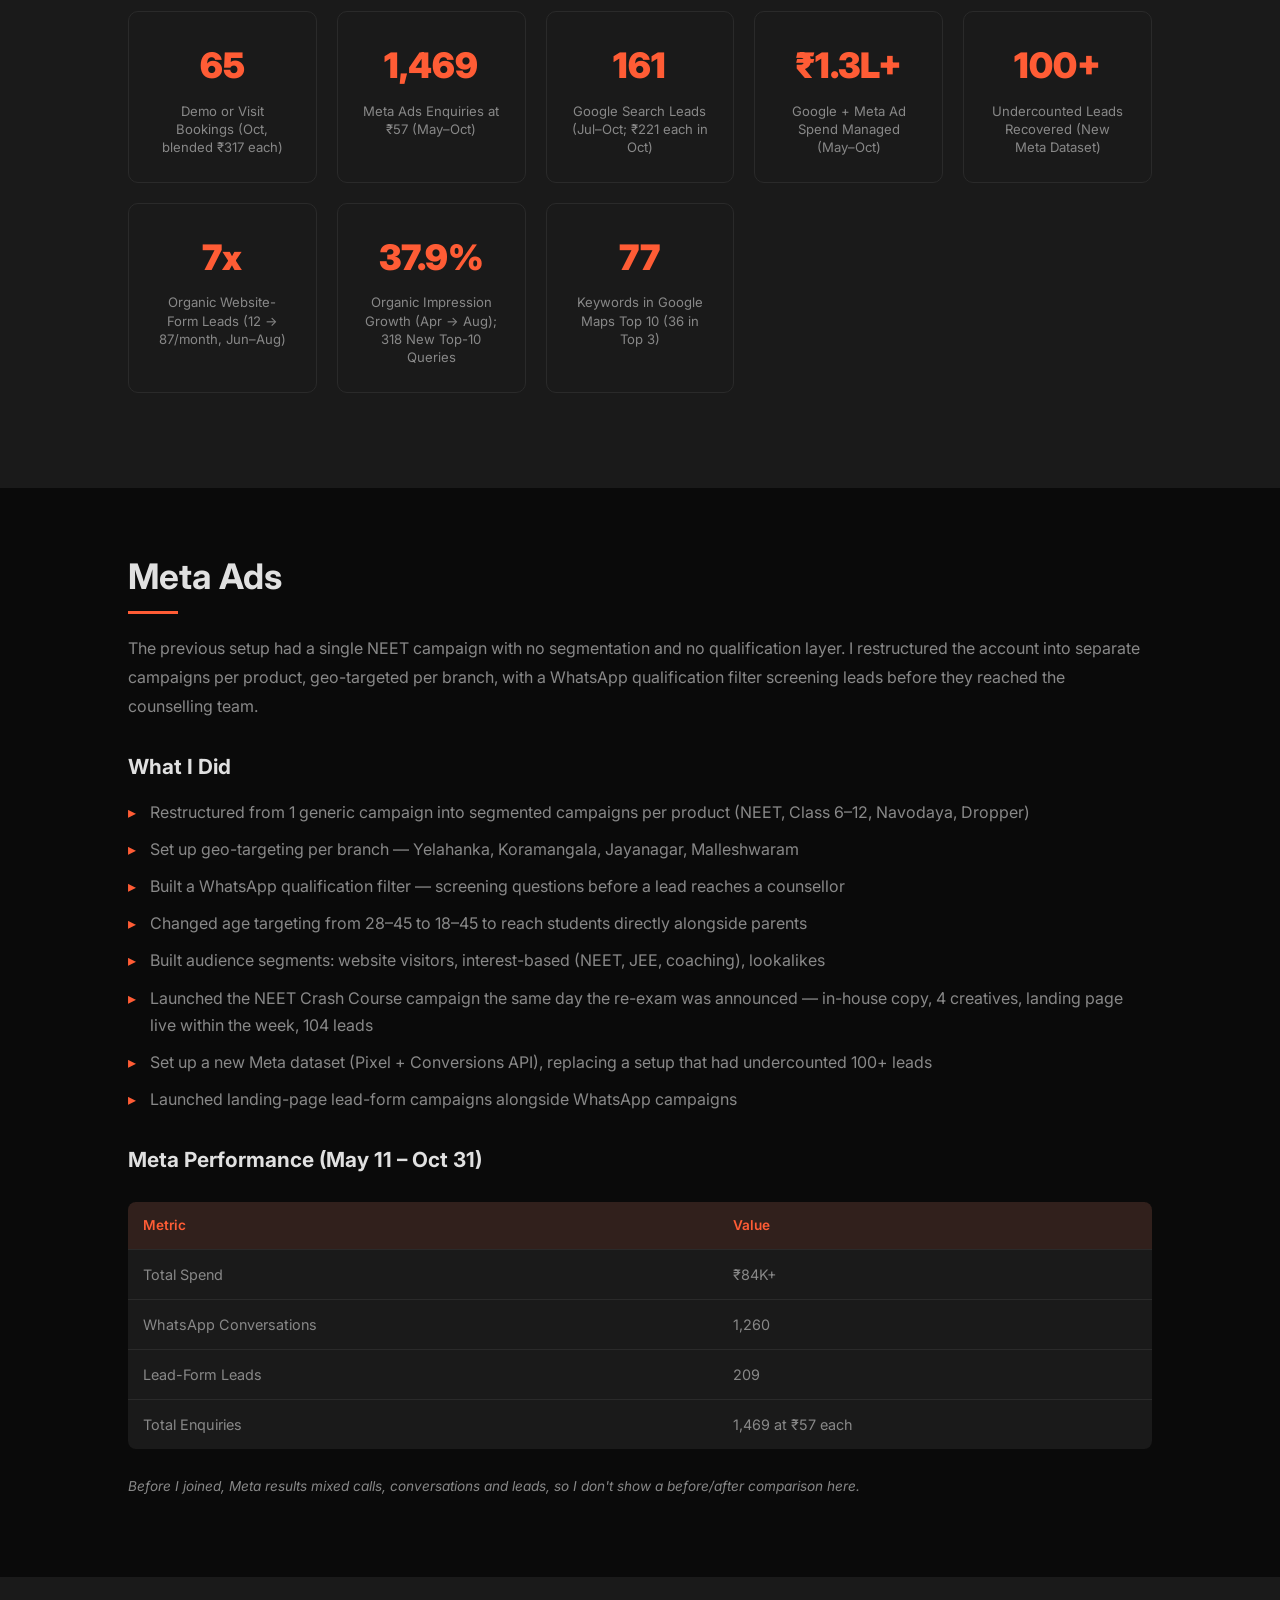
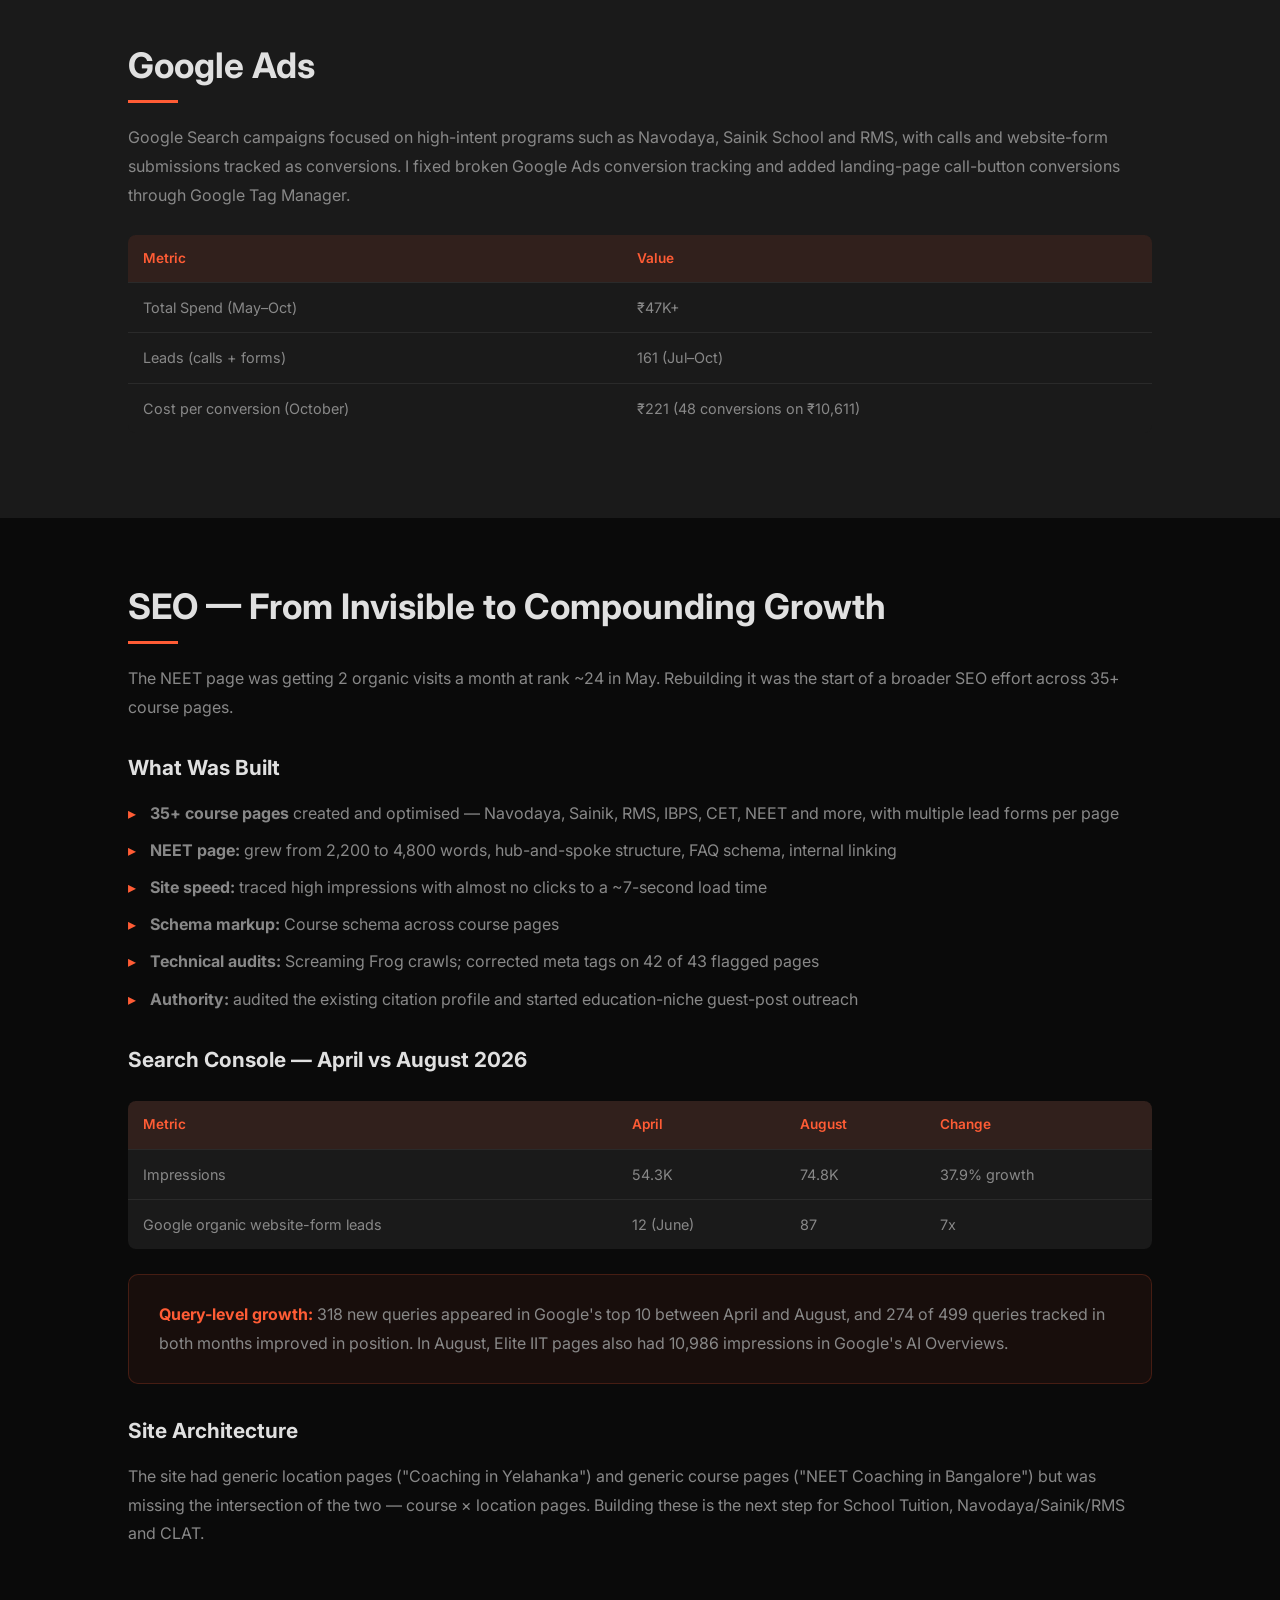
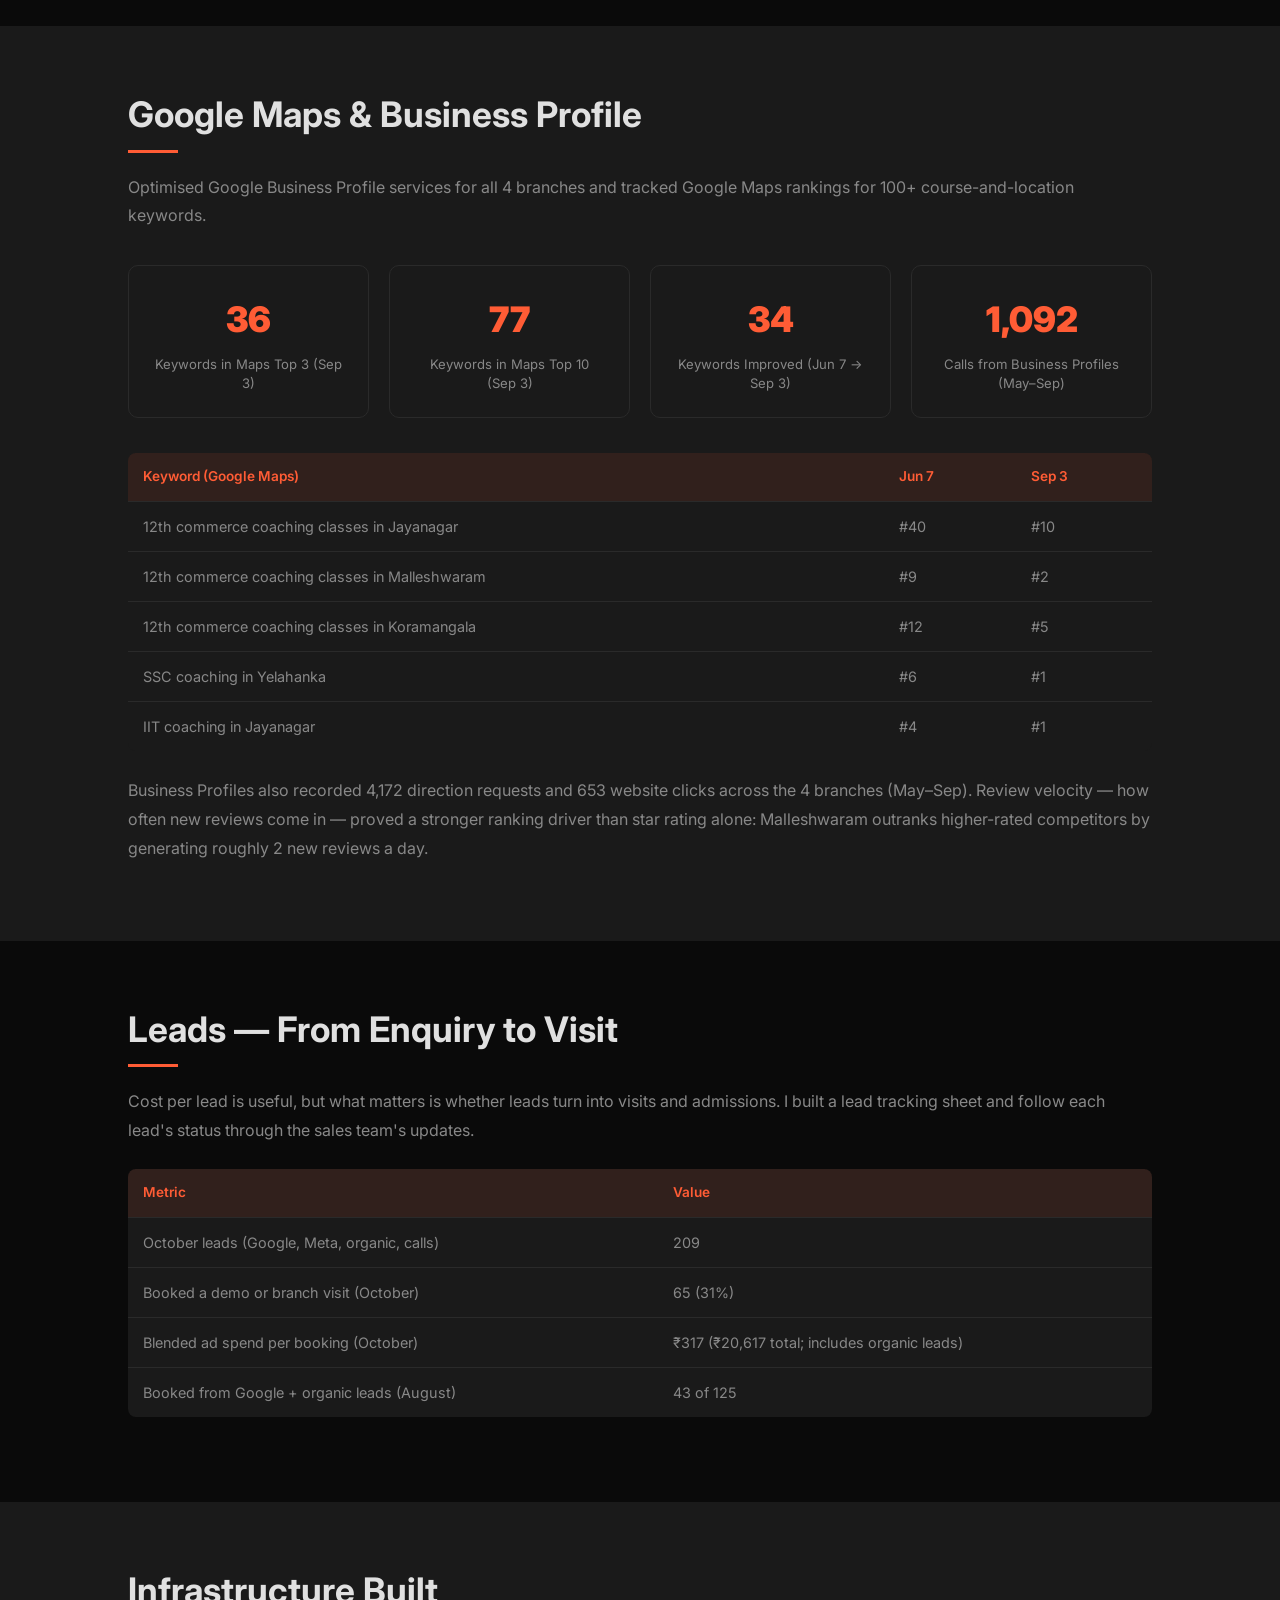
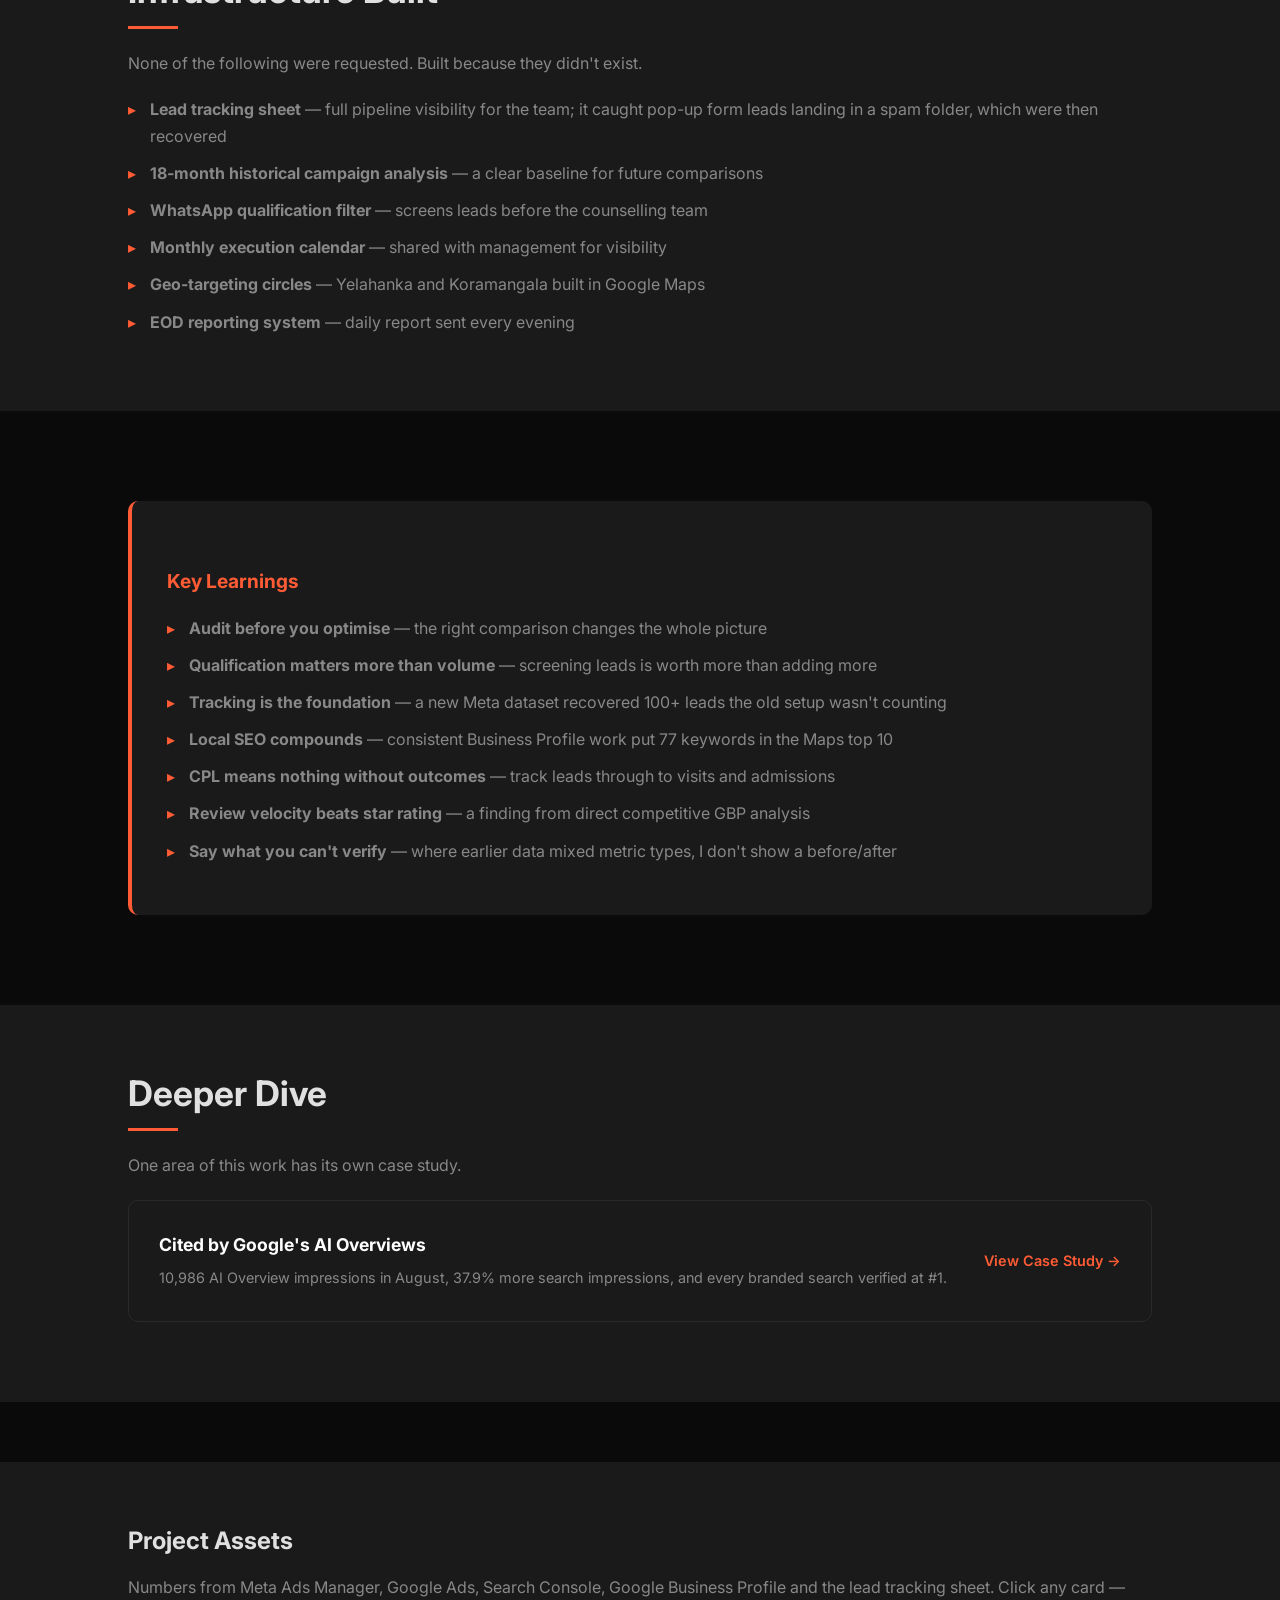
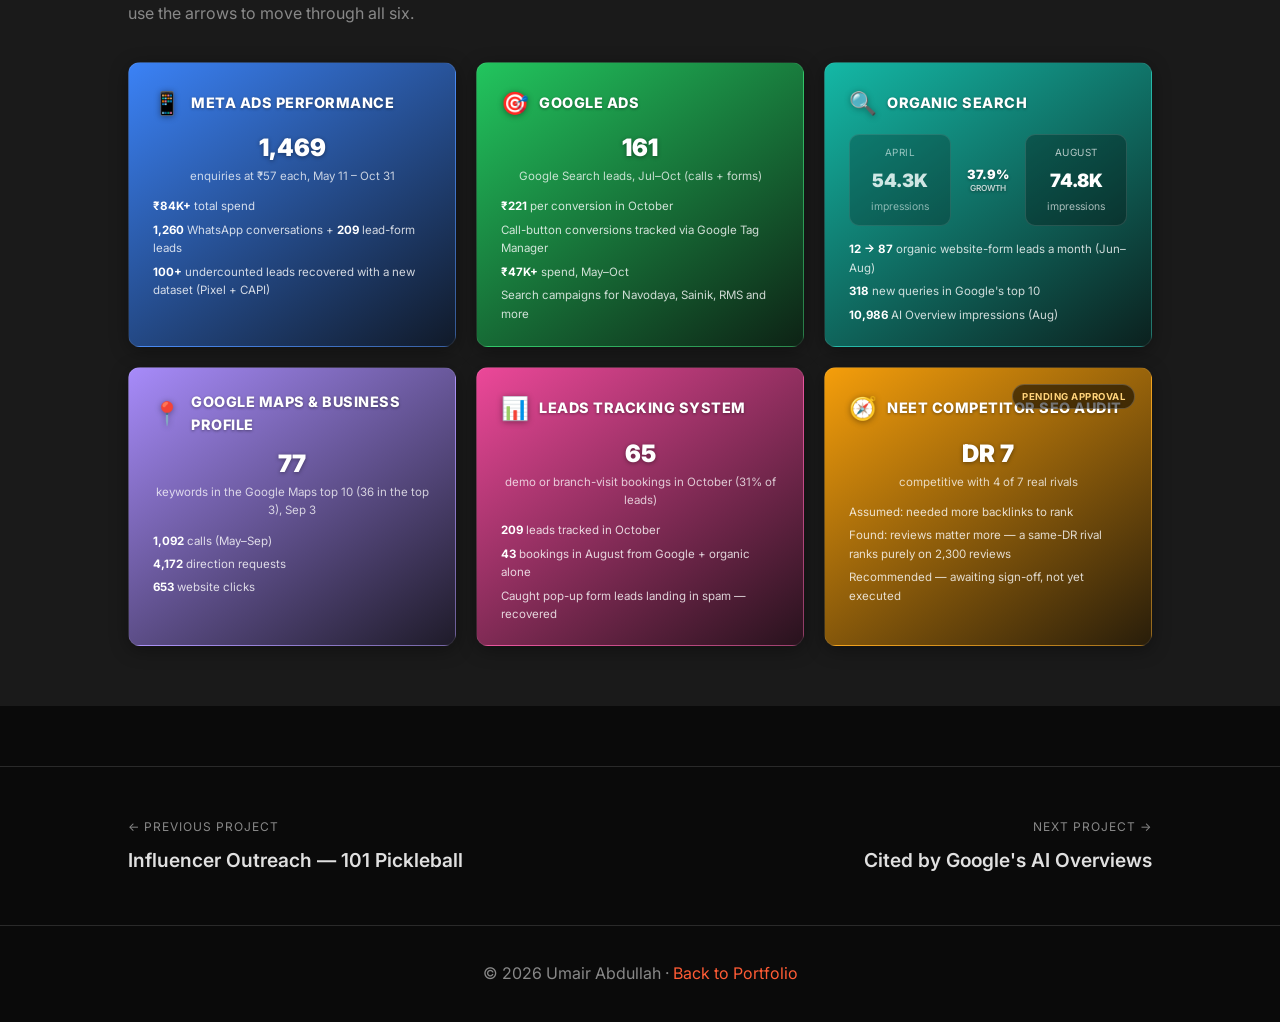
<file: eliteiit.html>
<!DOCTYPE html>
<html lang="en">
<head>
    <meta charset="UTF-8">
    <meta name="viewport" content="width=device-width, initial-scale=1.0">
    <title>Full-Stack Digital Marketing - Elite IIT Coaching | Umair Abdullah</title>
    <meta name="description" content="SEO, Google Ads, Meta Ads and Google Business Profile for a 4-branch coaching institute — 65 demo or visit bookings in a month, 1,469 Meta enquiries at ₹57, and 7x organic leads.">
    <link href="https://fonts.googleapis.com/css2?family=Inter:wght@300;400;600;700;900&display=swap" rel="stylesheet">
    <style>
        :root {
            --primary-orange: #FF5C35;
            --dark-bg: #0A0A0A;
            --card-bg: #1a1a1a;
            --text-main: #e0e0e0;
            --text-secondary: #888;
            --border: #2a2a2a;
        }
        * { margin: 0; padding: 0; box-sizing: border-box; }
        body { font-family: 'Inter', sans-serif; background: var(--dark-bg); color: var(--text-main); line-height: 1.6; overflow-x: hidden; }
        .navbar { display: flex; justify-content: space-between; align-items: center; padding: 20px 10%; background: rgba(10,10,10,0.95); backdrop-filter: blur(10px); border-bottom: 1px solid var(--border); position: sticky; top: 0; z-index: 1000; }
        .logo { background: var(--primary-orange); color: white; width: 40px; height: 40px; display: flex; align-items: center; justify-content: center; border-radius: 50%; font-weight: 900; transition: all 0.3s; text-decoration: none; }
        .logo:hover { transform: rotate(360deg); }
        .back-link { text-decoration: none; color: var(--text-main); font-size: 0.9rem; transition: color 0.3s; }
        .back-link:hover { color: var(--primary-orange); }
        .case-hero { padding: 80px 10% 60px; border-bottom: 1px solid var(--border); }
        .breadcrumb { font-size: 0.85rem; color: var(--text-secondary); margin-bottom: 20px; }
        .breadcrumb a { color: var(--primary-orange); text-decoration: none; }
        .case-hero h1 { font-size: 3.2rem; margin-bottom: 20px; line-height: 1.2; }
        .case-meta { display: flex; gap: 40px; margin-top: 30px; flex-wrap: wrap; }
        .meta-item { display: flex; flex-direction: column; }
        .meta-label { font-size: 0.75rem; color: var(--text-secondary); text-transform: uppercase; letter-spacing: 1px; margin-bottom: 5px; }
        .meta-value { font-size: 1rem; font-weight: 600; color: var(--primary-orange); }
        .section { padding: 60px 10%; }
        .section h2 { font-size: 2.2rem; margin-bottom: 30px; position: relative; display: inline-block; }
        .section h2::after { content: ''; position: absolute; bottom: -10px; left: 0; width: 50px; height: 3px; background: var(--primary-orange); }
        .section h3 { font-size: 1.3rem; margin: 30px 0 15px; color: var(--text-main); }
        .section p { color: var(--text-secondary); line-height: 1.8; margin-bottom: 18px; font-size: 1rem; }
        .section ul { list-style: none; padding: 0; margin: 15px 0; }
        .section li { color: var(--text-secondary); padding-left: 22px; position: relative; margin-bottom: 10px; line-height: 1.7; }
        .section li:before { content: "▸"; color: var(--primary-orange); position: absolute; left: 0; }
        .stats-grid { display: grid; grid-template-columns: repeat(auto-fit, minmax(180px, 1fr)); gap: 20px; margin: 35px 0; }
        .stat-box { background: var(--card-bg); padding: 25px; border-radius: 10px; border: 1px solid var(--border); text-align: center; transition: all 0.3s; }
        .stat-box:hover { border-color: var(--primary-orange); transform: translateY(-4px); }
        .stat-number { font-size: 2.2rem; font-weight: 900; color: var(--primary-orange); margin-bottom: 8px; }
        .stat-label { color: var(--text-secondary); font-size: 0.82rem; line-height: 1.4; }
        .two-column { display: grid; grid-template-columns: 1fr 1fr; gap: 50px; margin: 30px 0; }
        table { width: 100%; border-collapse: collapse; margin: 25px 0; background: var(--card-bg); border-radius: 8px; overflow: hidden; }
        th, td { padding: 13px 15px; text-align: left; border-bottom: 1px solid var(--border); }
        th { background: rgba(255,92,53,0.1); color: var(--primary-orange); font-weight: 600; font-size: 0.85rem; }
        td { color: var(--text-secondary); font-size: 0.9rem; }
        tr:last-child td { border-bottom: none; }
        .gallery-section { background: var(--card-bg); padding: 60px 10%; margin: 60px 0; }
        .learnings-box { background: var(--card-bg); padding: 35px; border-radius: 10px; border-left: 4px solid var(--primary-orange); margin: 30px 0; }
        .learnings-box h3 { color: var(--primary-orange); margin-bottom: 18px; font-size: 1.2rem; }
        .callout-box { background: rgba(255,92,53,0.06); border: 1px solid rgba(255,92,53,0.2); border-radius: 10px; padding: 25px 30px; margin: 25px 0; }
        .callout-box p { margin-bottom: 0; }
        .deep-dive-box { background: var(--card-bg); border: 1px solid var(--border); border-radius: 10px; padding: 30px; margin: 20px 0; display: flex; justify-content: space-between; align-items: center; flex-wrap: wrap; gap: 15px; }
        .deep-dive-box h4 { color: #FFF; font-size: 1.1rem; margin-bottom: 6px; }
        .deep-dive-box p { color: var(--text-secondary); font-size: 0.9rem; margin-bottom: 0; }
        .deep-dive-link { color: var(--primary-orange); text-decoration: none; font-weight: 600; font-size: 0.9rem; white-space: nowrap; }
        .deep-dive-link:hover { text-decoration: underline; }
        .project-nav { display: flex; justify-content: space-between; padding: 50px 10%; border-top: 1px solid var(--border); gap: 40px; }
        .nav-project { flex: 1; text-decoration: none; color: var(--text-main); transition: all 0.3s; }
        .nav-project:hover { color: var(--primary-orange); }
        .nav-label { font-size: 0.75rem; color: var(--text-secondary); text-transform: uppercase; letter-spacing: 1px; margin-bottom: 8px; }
        .nav-title { font-size: 1.2rem; font-weight: 600; }
        .nav-next { text-align: right; }
        footer { text-align: center; padding: 35px 10%; border-top: 1px solid var(--border); color: var(--text-secondary); }

        /* --- Stat Cards: small landscape when collapsed --- */
        .stat-cards-grid { display: grid; grid-template-columns: repeat(auto-fit, minmax(280px, 1fr)); gap: 20px; margin-top: 35px; }
        .stat-card { background: linear-gradient(145deg, var(--accent, var(--primary-orange)) 0%, #0A0A0A 115%); border: 1px solid rgba(255,255,255,0.08); border-radius: 12px; padding: 22px 24px; cursor: pointer; transition: transform 0.25s, box-shadow 0.25s; position: relative; box-shadow: 0 4px 18px rgba(0,0,0,0.35); }
        .stat-card:hover { transform: translateY(-5px); box-shadow: 0 12px 34px rgba(0,0,0,0.45); }
        .stat-card-header { display: flex; align-items: center; gap: 10px; margin-bottom: 14px; }
        .stat-card-icon { font-size: 1.4rem; filter: drop-shadow(0 1px 3px rgba(0,0,0,0.4)); }
        .stat-card-title { font-size: 0.9rem; font-weight: 800; color: #fff; text-transform: uppercase; letter-spacing: 0.5px; text-shadow: 0 1px 3px rgba(0,0,0,0.4); }
        .stat-card-tag { position: absolute; top: 16px; right: 16px; font-size: 0.6rem; font-weight: 700; text-transform: uppercase; letter-spacing: 0.5px; background: rgba(0,0,0,0.55); color: #FFD37A; padding: 4px 9px; border-radius: 20px; border: 1px solid rgba(255,255,255,0.2); }

        .ba-row { display: flex; align-items: center; gap: 8px; margin-bottom: 14px; }
        .ba-panel { flex: 1; background: rgba(0,0,0,0.28); border: 1px solid rgba(255,255,255,0.12); border-radius: 10px; padding: 10px; text-align: center; }
        .ba-panel.before { opacity: 0.8; }
        .ba-label { font-size: 0.62rem; text-transform: uppercase; letter-spacing: 0.5px; color: rgba(255,255,255,0.7); margin-bottom: 5px; }
        .ba-value { font-size: 1.15rem; font-weight: 900; color: #fff; }
        .ba-sub { font-size: 0.65rem; color: rgba(255,255,255,0.65); margin-top: 3px; }
        .ba-change { font-size: 0.8rem; font-weight: 900; color: #fff; text-align: center; min-width: 58px; line-height: 1.2; text-shadow: 0 1px 3px rgba(0,0,0,0.4); }
        .ba-change small { display: block; font-size: 0.52rem; color: rgba(255,255,255,0.75); font-weight: 600; text-transform: uppercase; margin-top: 2px; }

        .stat-card-single-hero { text-align: center; margin-bottom: 12px; }
        .stat-card-single-hero .val { font-size: 1.5rem; font-weight: 900; color: #fff; line-height: 1.15; text-shadow: 0 1px 4px rgba(0,0,0,0.4); }
        .stat-card-single-hero .lbl { font-size: 0.72rem; color: rgba(255,255,255,0.75); margin-top: 5px; }

        .stat-card-sub { display: flex; flex-direction: column; gap: 5px; }
        .stat-card-sub span { font-size: 0.72rem; color: rgba(255,255,255,0.8); }
        .stat-card-sub b { color: #fff; font-weight: 700; }

        .stat-card-honesty { display: none; background: rgba(0,0,0,0.32); border: 1px solid rgba(255,255,255,0.15); border-radius: 10px; padding: 14px 16px; margin-top: 18px; }
        .stat-card-honesty p { font-size: 0.78rem; color: rgba(255,255,255,0.85); line-height: 1.6; margin: 0; }

        .stat-card-footnote { display: none; font-size: 0.74rem; color: rgba(255,255,255,0.55); margin-top: 18px; font-style: italic; }

        /* --- Expanded: fills most of the screen --- */
        .stat-card.enlarged { cursor: default; width: 100%; padding: 40px 48px; }
        .stat-card.enlarged .stat-card-header { gap: 16px; margin-bottom: 22px; }
        .stat-card.enlarged .stat-card-icon { font-size: 2.2rem; }
        .stat-card.enlarged .stat-card-title { font-size: 1.5rem; }
        .stat-card.enlarged .ba-row { gap: 18px; margin-bottom: 22px; }
        .stat-card.enlarged .ba-panel { padding: 20px; }
        .stat-card.enlarged .ba-label { font-size: 0.8rem; }
        .stat-card.enlarged .ba-value { font-size: 2.2rem; }
        .stat-card.enlarged .ba-sub { font-size: 0.85rem; }
        .stat-card.enlarged .ba-change { font-size: 1.4rem; min-width: 90px; }
        .stat-card.enlarged .ba-change small { font-size: 0.7rem; }
        .stat-card.enlarged .stat-card-single-hero { margin-bottom: 20px; }
        .stat-card.enlarged .stat-card-single-hero .val { font-size: 3.4rem; }
        .stat-card.enlarged .stat-card-single-hero .lbl { font-size: 1rem; }
        .stat-card.enlarged .stat-card-sub span { font-size: 1.05rem; }
        .stat-card.enlarged .stat-card-honesty { display: block; padding: 16px 22px; margin-top: 22px; }
        .stat-card.enlarged .stat-card-honesty p { font-size: 0.9rem; }
        .stat-card.enlarged .stat-card-footnote { display: block; font-size: 0.8rem; margin-top: 14px; }
        .stat-card.enlarged .stat-card-tag { top: 28px; right: 30px; font-size: 0.72rem; padding: 6px 13px; }

        .card-lightbox-content { background: transparent; max-width: 1100px; width: 94vw; }
        .stat-card.enlarged .stat-card-sub { flex-direction: row; flex-wrap: wrap; justify-content: center; gap: 20px 34px; }
        .stat-card.enlarged .stat-card-sub span { text-align: center; }

        .lightbox { display: none; position: fixed; top: 0; left: 0; width: 100%; height: 100%; background: rgba(0,0,0,0.85); backdrop-filter: blur(6px); z-index: 2000; align-items: center; justify-content: center; }
        .lightbox.active { display: flex; }
        .lightbox-close { position: absolute; top: 20px; right: 25px; font-size: 2.5rem; color: white; cursor: pointer; z-index: 2010; transition: color 0.3s; }
        .lightbox-close:hover { color: var(--primary-orange); }
        .lightbox-nav { position: absolute; top: 50%; transform: translateY(-50%); font-size: 2.5rem; color: white; cursor: pointer; background: rgba(255,255,255,0.1); width: 55px; height: 55px; border-radius: 50%; display: flex; align-items: center; justify-content: center; transition: all 0.3s; z-index: 2015; }
        .lightbox-nav:hover { background: var(--primary-orange); transform: translateY(-50%) scale(1.1); }
        .lightbox-prev { left: 25px; }
        .lightbox-next { right: 25px; }

        @media (max-width: 768px) {
            .case-hero h1 { font-size: 2.2rem; }
            .two-column { grid-template-columns: 1fr; gap: 25px; }
            .case-meta { flex-direction: column; gap: 15px; }
            .project-nav { flex-direction: column; gap: 25px; }
            .nav-next { text-align: left; }
            .section { padding: 40px 5%; }
            .deep-dive-box { flex-direction: column; align-items: flex-start; }
            .stat-cards-grid { grid-template-columns: 1fr; }
            .stat-card.enlarged { padding: 28px; width: 96vw; }
            .stat-card.enlarged .stat-card-single-hero .val { font-size: 2.6rem; }
            .stat-card.enlarged .ba-value { font-size: 1.6rem; }
            .stat-card.enlarged .ba-row { flex-direction: column; }
            .ba-change { min-width: auto; }
            .lightbox-nav { width: 42px; height: 42px; font-size: 1.8rem; }
            .lightbox-prev { left: 8px; }
            .lightbox-next { right: 8px; }
        }
    </style>
</head>
<body>

    <nav class="navbar">
        <a href="index.html" class="logo">UA</a>
        <a href="index.html#work" class="back-link">← Back to Portfolio</a>
    </nav>

    <div class="case-hero">
        <div class="breadcrumb"><a href="index.html">Home</a> / <a href="index.html#work">Work</a> / Elite IIT Coaching</div>
        <h1>Full-Stack Digital Marketing for Elite IIT Coaching</h1>
        <p style="color: var(--text-secondary); font-size: 1.1rem; max-width: 800px; margin-top: 15px;">Running digital marketing for a 4-branch coaching institute in Bengaluru since May 2026 — restructured paid campaigns, rebuilt organic and local search, and set up lead tracking across Meta Ads, Google Ads, SEO and Google Business Profile.</p>
        <div class="case-meta">
            <div class="meta-item"><span class="meta-label">Client</span><span class="meta-value">Elite IIT Coaching, Bengaluru</span></div>
            <div class="meta-item"><span class="meta-label">Role</span><span class="meta-value">Digital Marketing Executive — SEO &amp; Paid Ads</span></div>
            <div class="meta-item"><span class="meta-label">Period</span><span class="meta-value">May 2026 – Present</span></div>
            <div class="meta-item"><span class="meta-label">Channels</span><span class="meta-value">Meta Ads · Google Ads · SEO · GBP · WordPress</span></div>
        </div>
    </div>

    <section class="section">
        <h2>The Situation</h2>
        <p>Elite IIT runs 4 branches across Bengaluru — Yelahanka, Jayanagar, Koramangala and Malleshwaram — offering JEE, NEET and Class 3–12 tuition. They had been using freelancers and hired a full-time digital marketer for the first time.</p>
        <div class="two-column">
            <div>
                <h3>Starting Point</h3>
                <ul>
                    <li>One generic Meta campaign with no product segmentation or lead qualification</li>
                    <li>Facebook page restricted — 97% of ad delivery on Instagram only</li>
                    <li>NEET page at rank ~24 with 2 organic visits a month</li>
                    <li>Google Business Profiles missing Class 3–12 tuition across all 4 branches</li>
                    <li>No lead tracking or reporting in place</li>
                    <li>Website loading in ~7 seconds</li>
                </ul>
            </div>
            <div>
                <h3>What Was Expected</h3>
                <ul>
                    <li>More qualified leads reaching the counselling team</li>
                    <li>Local search visibility for all 4 branches</li>
                    <li>Proper tracking and reporting with real numbers</li>
                    <li>A digital marketing function that runs independently</li>
                </ul>
            </div>
        </div>
    </section>

    <section class="section" style="background: var(--card-bg);">
        <h2>Results — May to October 2026</h2>
        <p>Pulled from Search Console, Google Ads, Meta Ads Manager, Google Business Profile and the lead tracking sheet. Each figure shows its date range.</p>
        <div class="stats-grid">
            <div class="stat-box"><div class="stat-number">65</div><div class="stat-label">Demo or Visit Bookings (Oct, blended ₹317 each)</div></div>
            <div class="stat-box"><div class="stat-number">1,469</div><div class="stat-label">Meta Ads Enquiries at ₹57 (May–Oct)</div></div>
            <div class="stat-box"><div class="stat-number">161</div><div class="stat-label">Google Search Leads (Jul–Oct; ₹221 each in Oct)</div></div>
            <div class="stat-box"><div class="stat-number">₹1.3L+</div><div class="stat-label">Google + Meta Ad Spend Managed (May–Oct)</div></div>
            <div class="stat-box"><div class="stat-number">100+</div><div class="stat-label">Undercounted Leads Recovered (New Meta Dataset)</div></div>
            <div class="stat-box"><div class="stat-number">7x</div><div class="stat-label">Organic Website-Form Leads (12 → 87/month, Jun–Aug)</div></div>
            <div class="stat-box"><div class="stat-number">37.9%</div><div class="stat-label">Organic Impression Growth (Apr → Aug); 318 New Top-10 Queries</div></div>
            <div class="stat-box"><div class="stat-number">77</div><div class="stat-label">Keywords in Google Maps Top 10 (36 in Top 3)</div></div>
        </div>
    </section>

    <section class="section">
        <h2>Meta Ads</h2>
        <p>The previous setup had a single NEET campaign with no segmentation and no qualification layer. I restructured the account into separate campaigns per product, geo-targeted per branch, with a WhatsApp qualification filter screening leads before they reached the counselling team.</p>

        <h3>What I Did</h3>
        <ul>
            <li>Restructured from 1 generic campaign into segmented campaigns per product (NEET, Class 6–12, Navodaya, Dropper)</li>
            <li>Set up geo-targeting per branch — Yelahanka, Koramangala, Jayanagar, Malleshwaram</li>
            <li>Built a WhatsApp qualification filter — screening questions before a lead reaches a counsellor</li>
            <li>Changed age targeting from 28–45 to 18–45 to reach students directly alongside parents</li>
            <li>Built audience segments: website visitors, interest-based (NEET, JEE, coaching), lookalikes</li>
            <li>Launched the NEET Crash Course campaign the same day the re-exam was announced — in-house copy, 4 creatives, landing page live within the week, 104 leads</li>
            <li>Set up a new Meta dataset (Pixel + Conversions API), replacing a setup that had undercounted 100+ leads</li>
            <li>Launched landing-page lead-form campaigns alongside WhatsApp campaigns</li>
        </ul>

        <h3>Meta Performance (May 11 – Oct 31)</h3>
        <table>
            <tr><th>Metric</th><th>Value</th></tr>
            <tr><td>Total Spend</td><td>₹84K+</td></tr>
            <tr><td>WhatsApp Conversations</td><td>1,260</td></tr>
            <tr><td>Lead-Form Leads</td><td>209</td></tr>
            <tr><td>Total Enquiries</td><td>1,469 at ₹57 each</td></tr>
        </table>
        <p style="font-size: 0.85rem; font-style: italic;">Before I joined, Meta results mixed calls, conversations and leads, so I don't show a before/after comparison here.</p>
    </section>

    <section class="section" style="background: var(--card-bg);">
        <h2>Google Ads</h2>
        <p>Google Search campaigns focused on high-intent programs such as Navodaya, Sainik School and RMS, with calls and website-form submissions tracked as conversions. I fixed broken Google Ads conversion tracking and added landing-page call-button conversions through Google Tag Manager.</p>
        <table>
            <tr><th>Metric</th><th>Value</th></tr>
            <tr><td>Total Spend (May–Oct)</td><td>₹47K+</td></tr>
            <tr><td>Leads (calls + forms)</td><td>161 (Jul–Oct)</td></tr>
            <tr><td>Cost per conversion (October)</td><td>₹221 (48 conversions on ₹10,611)</td></tr>
        </table>
    </section>

    <section class="section">
        <h2>SEO — From Invisible to Compounding Growth</h2>
        <p>The NEET page was getting 2 organic visits a month at rank ~24 in May. Rebuilding it was the start of a broader SEO effort across 35+ course pages.</p>

        <h3>What Was Built</h3>
        <ul>
            <li><strong>35+ course pages</strong> created and optimised — Navodaya, Sainik, RMS, IBPS, CET, NEET and more, with multiple lead forms per page</li>
            <li><strong>NEET page:</strong> grew from 2,200 to 4,800 words, hub-and-spoke structure, FAQ schema, internal linking</li>
            <li><strong>Site speed:</strong> traced high impressions with almost no clicks to a ~7-second load time</li>
            <li><strong>Schema markup:</strong> Course schema across course pages</li>
            <li><strong>Technical audits:</strong> Screaming Frog crawls; corrected meta tags on 42 of 43 flagged pages</li>
            <li><strong>Authority:</strong> audited the existing citation profile and started education-niche guest-post outreach</li>
        </ul>

        <h3>Search Console — April vs August 2026</h3>
        <table>
            <tr><th>Metric</th><th>April</th><th>August</th><th>Change</th></tr>
            <tr><td>Impressions</td><td>54.3K</td><td>74.8K</td><td>37.9% growth</td></tr>
            <tr><td>Google organic website-form leads</td><td>12 (June)</td><td>87</td><td>7x</td></tr>
        </table>

        <div class="callout-box">
            <p><strong style="color: var(--primary-orange);">Query-level growth:</strong> 318 new queries appeared in Google's top 10 between April and August, and 274 of 499 queries tracked in both months improved in position. In August, Elite IIT pages also had 10,986 impressions in Google's AI Overviews.</p>
        </div>

        <h3>Site Architecture</h3>
        <p>The site had generic location pages ("Coaching in Yelahanka") and generic course pages ("NEET Coaching in Bangalore") but was missing the intersection of the two — course × location pages. Building these is the next step for School Tuition, Navodaya/Sainik/RMS and CLAT.</p>
    </section>

    <section class="section" style="background: var(--card-bg);">
        <h2>Google Maps &amp; Business Profile</h2>
        <p>Optimised Google Business Profile services for all 4 branches and tracked Google Maps rankings for 100+ course-and-location keywords.</p>
        <div class="stats-grid">
            <div class="stat-box"><div class="stat-number">36</div><div class="stat-label">Keywords in Maps Top 3 (Sep 3)</div></div>
            <div class="stat-box"><div class="stat-number">77</div><div class="stat-label">Keywords in Maps Top 10 (Sep 3)</div></div>
            <div class="stat-box"><div class="stat-number">34</div><div class="stat-label">Keywords Improved (Jun 7 → Sep 3)</div></div>
            <div class="stat-box"><div class="stat-number">1,092</div><div class="stat-label">Calls from Business Profiles (May–Sep)</div></div>
        </div>
        <table>
            <tr><th>Keyword (Google Maps)</th><th>Jun 7</th><th>Sep 3</th></tr>
            <tr><td>12th commerce coaching classes in Jayanagar</td><td>#40</td><td>#10</td></tr>
            <tr><td>12th commerce coaching classes in Malleshwaram</td><td>#9</td><td>#2</td></tr>
            <tr><td>12th commerce coaching classes in Koramangala</td><td>#12</td><td>#5</td></tr>
            <tr><td>SSC coaching in Yelahanka</td><td>#6</td><td>#1</td></tr>
            <tr><td>IIT coaching in Jayanagar</td><td>#4</td><td>#1</td></tr>
        </table>
        <p>Business Profiles also recorded 4,172 direction requests and 653 website clicks across the 4 branches (May–Sep). Review velocity — how often new reviews come in — proved a stronger ranking driver than star rating alone: Malleshwaram outranks higher-rated competitors by generating roughly 2 new reviews a day.</p>
    </section>

    <section class="section">
        <h2>Leads — From Enquiry to Visit</h2>
        <p>Cost per lead is useful, but what matters is whether leads turn into visits and admissions. I built a lead tracking sheet and follow each lead's status through the sales team's updates.</p>
        <table>
            <tr><th>Metric</th><th>Value</th></tr>
            <tr><td>October leads (Google, Meta, organic, calls)</td><td>209</td></tr>
            <tr><td>Booked a demo or branch visit (October)</td><td>65 (31%)</td></tr>
            <tr><td>Blended ad spend per booking (October)</td><td>₹317 (₹20,617 total; includes organic leads)</td></tr>
            <tr><td>Booked from Google + organic leads (August)</td><td>43 of 125</td></tr>
        </table>
    </section>

    <section class="section" style="background: var(--card-bg);">
        <h2>Infrastructure Built</h2>
        <p>None of the following were requested. Built because they didn't exist.</p>
        <ul>
            <li><strong>Lead tracking sheet</strong> — full pipeline visibility for the team; it caught pop-up form leads landing in a spam folder, which were then recovered</li>
            <li><strong>18-month historical campaign analysis</strong> — a clear baseline for future comparisons</li>
            <li><strong>WhatsApp qualification filter</strong> — screens leads before the counselling team</li>
            <li><strong>Monthly execution calendar</strong> — shared with management for visibility</li>
            <li><strong>Geo-targeting circles</strong> — Yelahanka and Koramangala built in Google Maps</li>
            <li><strong>EOD reporting system</strong> — daily report sent every evening</li>
        </ul>
    </section>

    <section class="section">
        <div class="learnings-box">
            <h3>Key Learnings</h3>
            <ul>
                <li><strong>Audit before you optimise</strong> — the right comparison changes the whole picture</li>
                <li><strong>Qualification matters more than volume</strong> — screening leads is worth more than adding more</li>
                <li><strong>Tracking is the foundation</strong> — a new Meta dataset recovered 100+ leads the old setup wasn't counting</li>
                <li><strong>Local SEO compounds</strong> — consistent Business Profile work put 77 keywords in the Maps top 10</li>
                <li><strong>CPL means nothing without outcomes</strong> — track leads through to visits and admissions</li>
                <li><strong>Review velocity beats star rating</strong> — a finding from direct competitive GBP analysis</li>
                <li><strong>Say what you can't verify</strong> — where earlier data mixed metric types, I don't show a before/after</li>
            </ul>
        </div>
    </section>

    <section class="section" style="background: var(--card-bg);">
        <h2>Deeper Dive</h2>
        <p style="max-width: 700px;">One area of this work has its own case study.</p>
        <div class="deep-dive-box">
            <div>
                <h4>Cited by Google's AI Overviews</h4>
                <p>10,986 AI Overview impressions in August, 37.9% more search impressions, and every branded search verified at #1.</p>
            </div>
            <a href="ai-search-impact.html" class="deep-dive-link">View Case Study →</a>
        </div>
    </section>

    <div class="gallery-section">
        <h2 style="margin-bottom: 15px;">Project Assets</h2>
        <p style="color: var(--text-secondary); margin-bottom: 0;">Numbers from Meta Ads Manager, Google Ads, Search Console, Google Business Profile and the lead tracking sheet. Click any card — use the arrows to move through all six.</p>

        <div class="stat-cards-grid" id="cardsGrid">

            <!-- 1. META ADS -->
            <div class="stat-card" style="--accent:#3B82F6" onclick="openCard(0)">
                <div class="stat-card-header"><span class="stat-card-icon">📱</span><span class="stat-card-title">Meta Ads Performance</span></div>
                <div class="stat-card-single-hero">
                    <div class="val">1,469</div>
                    <div class="lbl">enquiries at ₹57 each, May 11 – Oct 31</div>
                </div>
                <div class="stat-card-sub">
                    <span><b>₹84K+</b> total spend</span>
                    <span><b>1,260</b> WhatsApp conversations + <b>209</b> lead-form leads</span>
                    <span><b>100+</b> undercounted leads recovered with a new dataset (Pixel + CAPI)</span>
                </div>
                <div class="stat-card-honesty">
                    <p><strong>Being upfront:</strong> before I joined, Meta results mixed phone calls, conversations and leads inconsistently, so I don't show a before/after comparison here — only what ran during my tenure.</p>
                </div>
                <div class="stat-card-footnote">Source: Meta Ads Manager exports.</div>
            </div>

            <!-- 2. GOOGLE ADS -->
            <div class="stat-card" style="--accent:#22C55E" onclick="openCard(1)">
                <div class="stat-card-header"><span class="stat-card-icon">🎯</span><span class="stat-card-title">Google Ads</span></div>
                <div class="stat-card-single-hero">
                    <div class="val">161</div>
                    <div class="lbl">Google Search leads, Jul–Oct (calls + forms)</div>
                </div>
                <div class="stat-card-sub">
                    <span><b>₹221</b> per conversion in October</span>
                    <span>Call-button conversions tracked via Google Tag Manager</span>
                    <span><b>₹47K+</b> spend, May–Oct</span>
                    <span>Search campaigns for Navodaya, Sainik, RMS and more</span>
                </div>
                <div class="stat-card-footnote">Source: Google Ads exports and the lead tracking sheet.</div>
            </div>

            <!-- 3. ORGANIC/SEO -->
            <div class="stat-card" style="--accent:#14B8A6" onclick="openCard(2)">
                <div class="stat-card-header"><span class="stat-card-icon">🔍</span><span class="stat-card-title">Organic Search</span></div>
                <div class="ba-row">
                    <div class="ba-panel before">
                        <div class="ba-label">April</div>
                        <div class="ba-value">54.3K</div>
                        <div class="ba-sub">impressions</div>
                    </div>
                    <div class="ba-change">37.9%<small>growth</small></div>
                    <div class="ba-panel">
                        <div class="ba-label">August</div>
                        <div class="ba-value">74.8K</div>
                        <div class="ba-sub">impressions</div>
                    </div>
                </div>
                <div class="stat-card-sub">
                    <span><b>12 → 87</b> organic website-form leads a month (Jun–Aug)</span>
                    <span><b>318</b> new queries in Google's top 10</span>
                    <span><b>10,986</b> AI Overview impressions (Aug)</span>
                </div>
                <div class="stat-card-footnote">Source: Search Console (Performance and AI performance reports) and the lead tracking sheet.</div>
            </div>

            <!-- 4. GBP -->
            <div class="stat-card" style="--accent:#A78BFA" onclick="openCard(3)">
                <div class="stat-card-header"><span class="stat-card-icon">📍</span><span class="stat-card-title">Google Maps &amp; Business Profile</span></div>
                <div class="stat-card-single-hero">
                    <div class="val">77</div>
                    <div class="lbl">keywords in the Google Maps top 10 (36 in the top 3), Sep 3</div>
                </div>
                <div class="stat-card-sub">
                    <span><b>1,092</b> calls (May–Sep)</span>
                    <span><b>4,172</b> direction requests</span>
                    <span><b>653</b> website clicks</span>
                </div>
                <div class="stat-card-honesty">
                    <p><strong>Being upfront:</strong> Business Profile insights weren't tracked before I joined, so the calls and directions are current performance, not a growth claim. The ranking improvement (34 keywords, Jun 7 → Sep 3) is tracked separately.</p>
                </div>
                <div class="stat-card-footnote">Source: GBP Insights for all 4 branches; Google Maps rank scans.</div>
            </div>

            <!-- 5. LEADS TRACKING -->
            <div class="stat-card" style="--accent:#EC4899" onclick="openCard(4)">
                <div class="stat-card-header"><span class="stat-card-icon">📊</span><span class="stat-card-title">Leads Tracking System</span></div>
                <div class="stat-card-single-hero">
                    <div class="val">65</div>
                    <div class="lbl">demo or branch-visit bookings in October (31% of leads)</div>
                </div>
                <div class="stat-card-sub">
                    <span><b>209</b> leads tracked in October</span>
                    <span><b>43</b> bookings in August from Google + organic alone</span>
                    <span>Caught pop-up form leads landing in spam — recovered</span>
                </div>
                <div class="stat-card-footnote">System built from scratch — no tracking existed before.</div>
            </div>

            <!-- 6. NEET AUDIT — single card, pending -->
            <div class="stat-card" style="--accent:#F59E0B" onclick="openCard(5)">
                <span class="stat-card-tag">Pending Approval</span>
                <div class="stat-card-header"><span class="stat-card-icon">🧭</span><span class="stat-card-title">NEET Competitor SEO Audit</span></div>
                <div class="stat-card-single-hero">
                    <div class="val">DR 7</div>
                    <div class="lbl">competitive with 4 of 7 real rivals</div>
                </div>
                <div class="stat-card-sub">
                    <span>Assumed: needed more backlinks to rank</span>
                    <span>Found: reviews matter more — a same-DR rival ranks purely on 2,300 reviews</span>
                    <span>Recommended — awaiting sign-off, not yet executed</span>
                </div>
                <div class="stat-card-footnote">9-institute audit, Sept 2026. Diagnostic deliverable only.</div>
            </div>

        </div>
    </div>

    <div class="project-nav">
        <a href="pickleball.html" class="nav-project nav-prev">
            <div class="nav-label">← Previous Project</div>
            <div class="nav-title">Influencer Outreach — 101 Pickleball</div>
        </a>
        <a href="ai-search-impact.html" class="nav-project nav-next">
            <div class="nav-label">Next Project →</div>
            <div class="nav-title">Cited by Google's AI Overviews</div>
        </a>
    </div>

    <footer>
        <p>© 2026 Umair Abdullah · <a href="index.html" style="color: var(--primary-orange); text-decoration: none;">Back to Portfolio</a></p>
    </footer>

    <div class="lightbox" id="cardLightbox" onclick="closeCardLightbox()">
        <div class="lightbox-close" onclick="closeCardLightbox()">×</div>
        <div class="lightbox-nav lightbox-prev" onclick="event.stopPropagation(); changeCard(-1)">&#8249;</div>
        <div class="lightbox-content card-lightbox-content" id="lightboxCardContent" onclick="event.stopPropagation()"></div>
        <div class="lightbox-nav lightbox-next" onclick="event.stopPropagation(); changeCard(1)">&#8250;</div>
    </div>

    <script>
        let currentCardIndex = 0;
        function getCards() { return document.querySelectorAll('#cardsGrid .stat-card'); }
        function renderCard(index) {
            const cards = getCards();
            const clone = cards[index].cloneNode(true);
            clone.classList.add('enlarged');
            clone.removeAttribute('onclick');
            const container = document.getElementById('lightboxCardContent');
            container.innerHTML = '';
            container.appendChild(clone);
        }
        function openCard(index) {
            currentCardIndex = index;
            renderCard(currentCardIndex);
            document.getElementById('cardLightbox').classList.add('active');
            document.body.style.overflow = 'hidden';
        }
        function changeCard(dir) {
            const cards = getCards();
            currentCardIndex = (currentCardIndex + dir + cards.length) % cards.length;
            renderCard(currentCardIndex);
        }
        function closeCardLightbox() {
            document.getElementById('cardLightbox').classList.remove('active');
            document.body.style.overflow = 'auto';
        }
        document.addEventListener('keydown', function(e) {
            if (document.getElementById('cardLightbox').classList.contains('active')) {
                if (e.key === 'Escape') closeCardLightbox();
                if (e.key === 'ArrowLeft') changeCard(-1);
                if (e.key === 'ArrowRight') changeCard(1);
            }
        });
    </script>
</body>
</html>
</file>
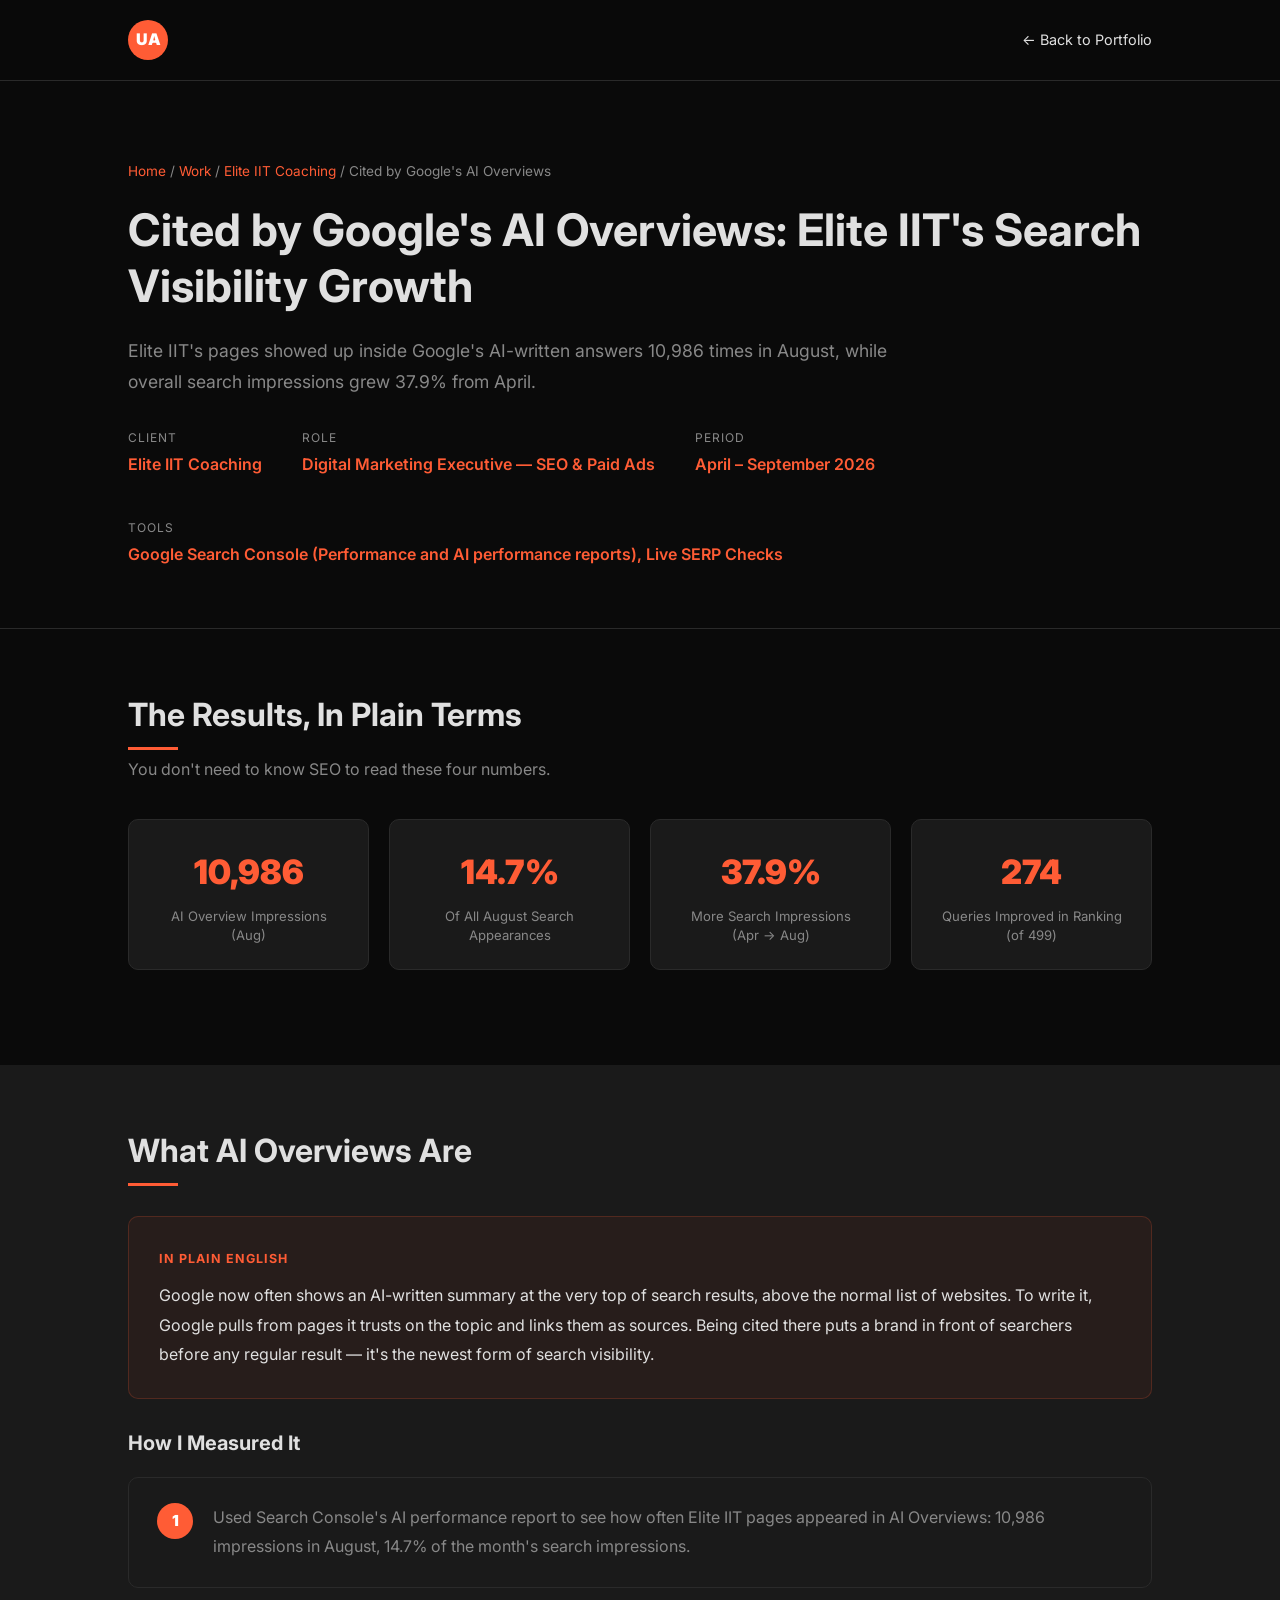
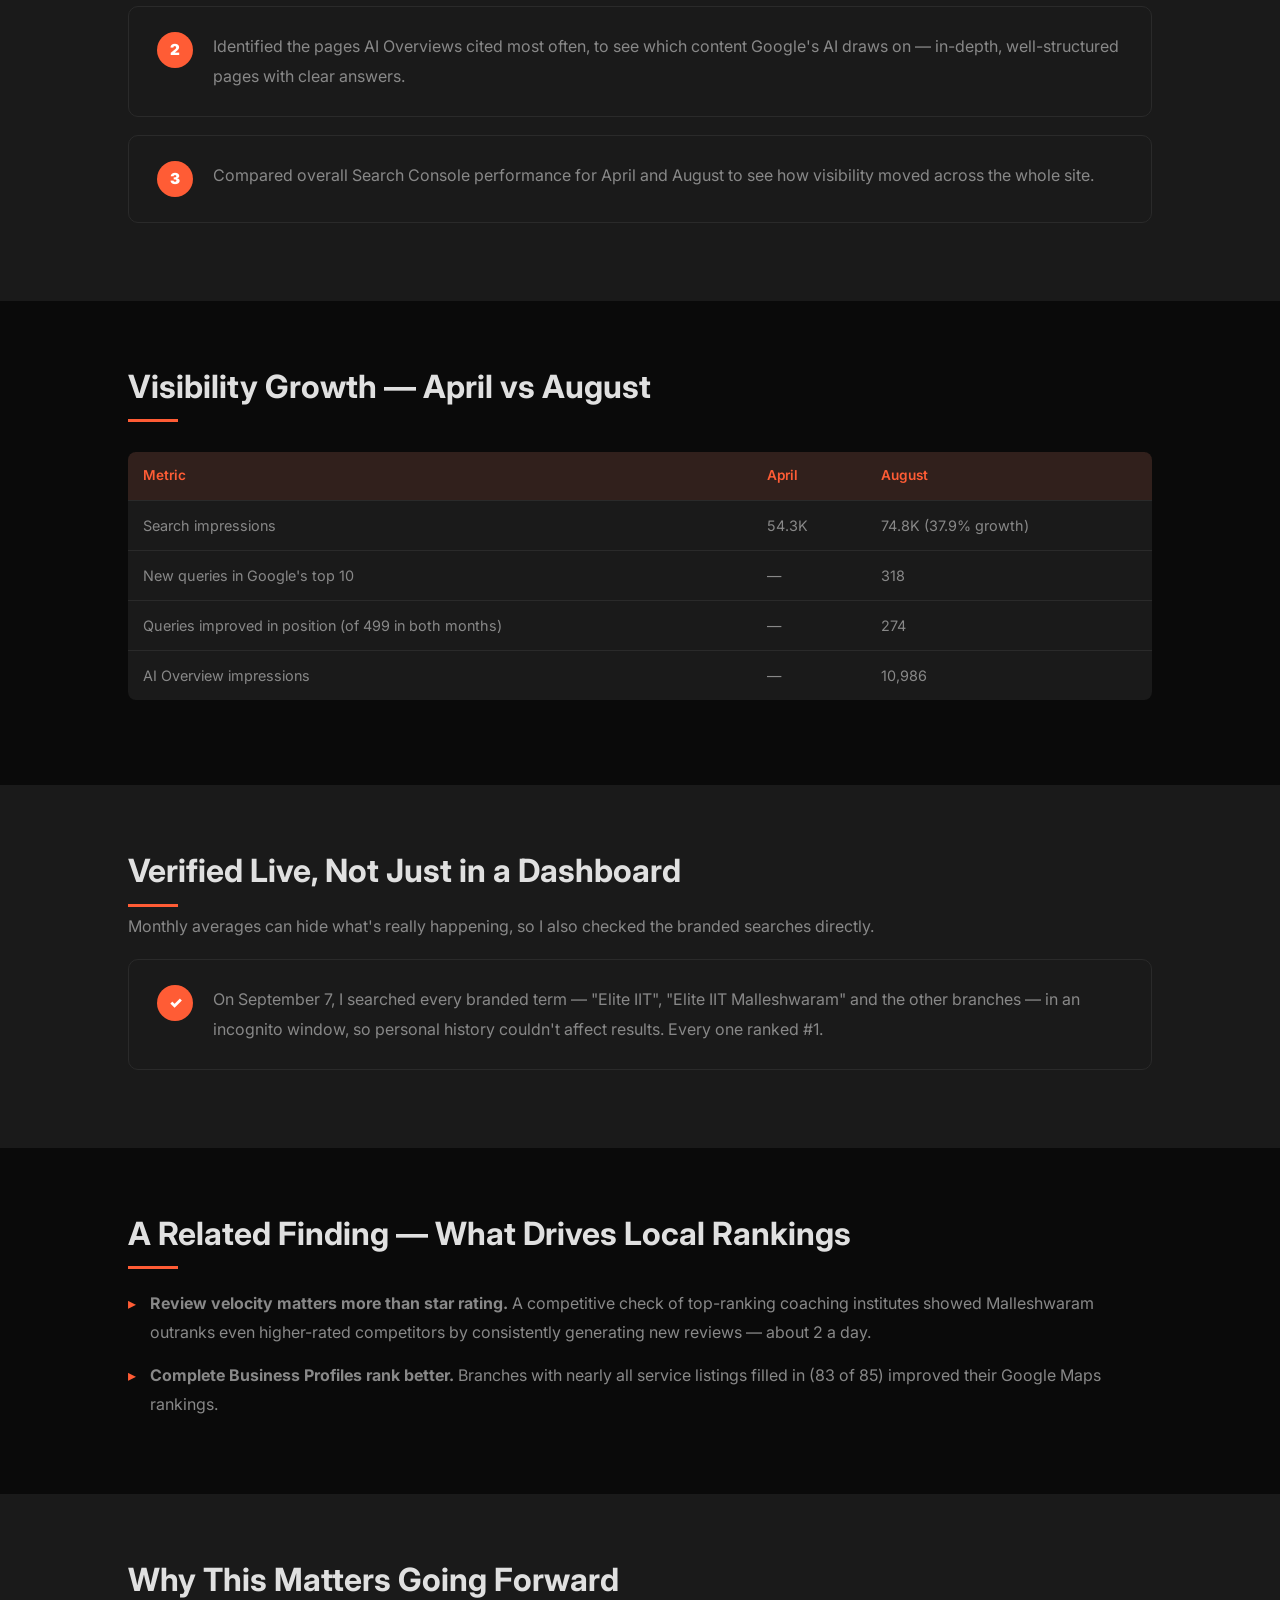
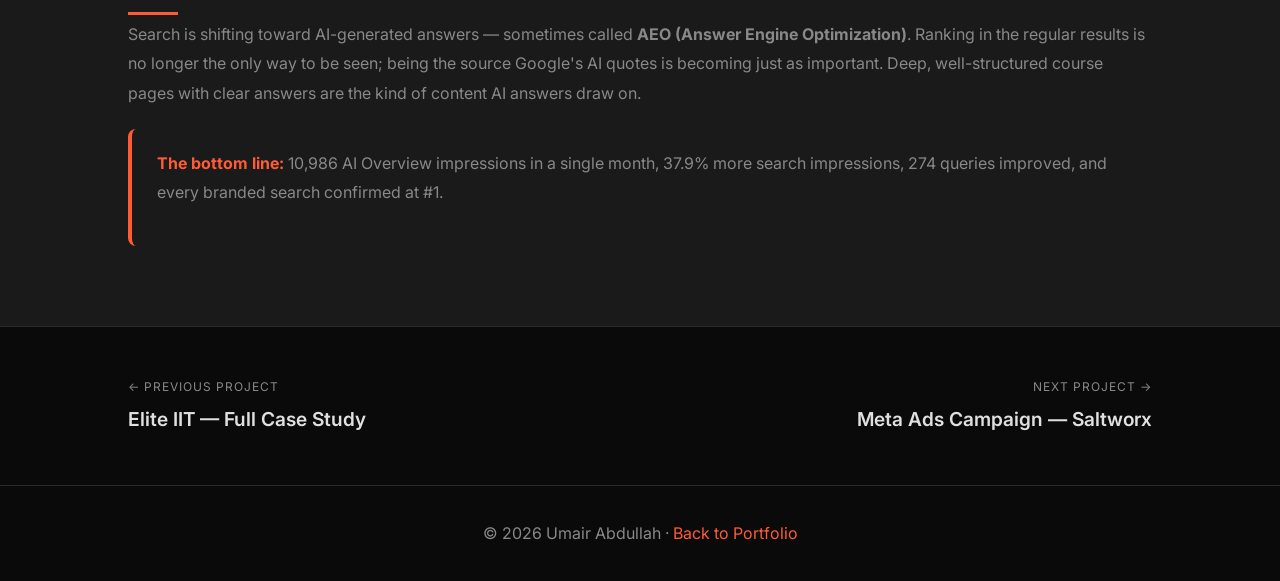
<file: performance-marketing.html>
<!DOCTYPE html>
<html lang="en">
<head>
    <meta charset="UTF-8">
    <meta name="viewport" content="width=device-width, initial-scale=1.0">
    <title>Cited by Google's AI Overviews - Elite IIT SEO | Umair Abdullah</title>
    <meta name="description" content="Elite IIT pages shown in Google's AI Overviews 10,986 times in August, with 37.9% more search impressions and every branded search verified at #1.">
    <link href="https://fonts.googleapis.com/css2?family=Inter:wght@300;400;600;700;900&display=swap" rel="stylesheet">
    <style>
        :root {
            --primary-orange: #FF5C35;
            --dark-bg: #0A0A0A;
            --card-bg: #1a1a1a;
            --text-main: #e0e0e0;
            --text-secondary: #888;
            --border: #2a2a2a;
        }
        * { margin: 0; padding: 0; box-sizing: border-box; }
        body { font-family: 'Inter', sans-serif; background: var(--dark-bg); color: var(--text-main); line-height: 1.6; overflow-x: hidden; }
        .navbar { display: flex; justify-content: space-between; align-items: center; padding: 20px 10%; background: rgba(10,10,10,0.95); backdrop-filter: blur(10px); border-bottom: 1px solid var(--border); position: sticky; top: 0; z-index: 1000; }
        .logo { background: var(--primary-orange); color: white; width: 40px; height: 40px; display: flex; align-items: center; justify-content: center; border-radius: 50%; font-weight: 900; transition: all 0.3s; text-decoration: none; }
        .logo:hover { transform: rotate(360deg); }
        .back-link { text-decoration: none; color: var(--text-main); font-size: 0.9rem; transition: color 0.3s; }
        .back-link:hover { color: var(--primary-orange); }
        .case-hero { padding: 80px 10% 60px; border-bottom: 1px solid var(--border); }
        .breadcrumb { font-size: 0.85rem; color: var(--text-secondary); margin-bottom: 20px; }
        .breadcrumb a { color: var(--primary-orange); text-decoration: none; }
        .case-hero h1 { font-size: 2.8rem; margin-bottom: 20px; line-height: 1.25; }
        .case-hero .subhead { color: var(--text-secondary); font-size: 1.1rem; max-width: 800px; margin-top: 15px; line-height: 1.8; }
        .case-meta { display: flex; gap: 40px; margin-top: 30px; flex-wrap: wrap; }
        .meta-item { display: flex; flex-direction: column; }
        .meta-label { font-size: 0.75rem; color: var(--text-secondary); text-transform: uppercase; letter-spacing: 1px; margin-bottom: 5px; }
        .meta-value { font-size: 1rem; font-weight: 600; color: var(--primary-orange); }
        .section { padding: 60px 10%; }
        .section h2 { font-size: 2rem; margin-bottom: 15px; position: relative; display: inline-block; }
        .section h2::after { content: ''; position: absolute; bottom: -10px; left: 0; width: 50px; height: 3px; background: var(--primary-orange); }
        .section .section-intro { color: var(--text-secondary); font-size: 1rem; margin-bottom: 30px; max-width: 750px; }
        .section h3 { font-size: 1.25rem; margin: 28px 0 14px; color: var(--text-main); }
        .section p { color: var(--text-secondary); line-height: 1.85; margin-bottom: 18px; font-size: 1rem; }
        .section ol, .section ul { padding-left: 22px; margin: 15px 0; }
        .section ol li, .section ul li { color: var(--text-secondary); margin-bottom: 14px; line-height: 1.8; }
        .section ul { list-style: none; padding-left: 0; }
        .section ul li { padding-left: 22px; position: relative; }
        .section ul li:before { content: "▸"; color: var(--primary-orange); position: absolute; left: 0; }
        .stats-grid { display: grid; grid-template-columns: repeat(auto-fit, minmax(180px, 1fr)); gap: 20px; margin: 35px 0; }
        .stat-box { background: var(--card-bg); padding: 25px; border-radius: 10px; border: 1px solid var(--border); text-align: center; transition: all 0.3s; }
        .stat-box:hover { border-color: var(--primary-orange); transform: translateY(-4px); }
        .stat-number { font-size: 2.1rem; font-weight: 900; color: var(--primary-orange); margin-bottom: 8px; }
        .stat-label { color: var(--text-secondary); font-size: 0.82rem; line-height: 1.4; }
        table { width: 100%; border-collapse: collapse; margin: 25px 0; background: var(--card-bg); border-radius: 8px; overflow: hidden; }
        th, td { padding: 13px 15px; text-align: left; border-bottom: 1px solid var(--border); }
        th { background: rgba(255,92,53,0.1); color: var(--primary-orange); font-weight: 600; font-size: 0.85rem; }
        td { color: var(--text-secondary); font-size: 0.9rem; }
        tr:last-child td { border-bottom: none; }
        .plain-english-box { background: rgba(255,92,53,0.06); border: 1px solid rgba(255,92,53,0.2); border-radius: 10px; padding: 28px 30px; margin: 25px 0; }
        .plain-english-box .tag { display: inline-block; color: var(--primary-orange); font-weight: 700; font-size: 0.78rem; text-transform: uppercase; letter-spacing: 1px; margin-bottom: 12px; }
        .plain-english-box p { margin-bottom: 0; color: var(--text-main); }
        .investigation-step { background: var(--card-bg); border: 1px solid var(--border); border-radius: 10px; padding: 25px 28px; margin: 18px 0; display: flex; gap: 20px; }
        .investigation-step .step-num { flex-shrink: 0; width: 36px; height: 36px; background: var(--primary-orange); color: white; border-radius: 50%; display: flex; align-items: center; justify-content: center; font-weight: 900; font-size: 0.95rem; }
        .investigation-step p { margin-bottom: 0; color: var(--text-secondary); }
        .verdict-box { background: var(--card-bg); border-left: 4px solid var(--primary-orange); border-radius: 8px; padding: 20px 25px; margin: 20px 0; }
        .verdict-box strong { color: var(--primary-orange); }
        footer { text-align: center; padding: 35px 10%; border-top: 1px solid var(--border); color: var(--text-secondary); }
        .project-nav { display: flex; justify-content: space-between; padding: 50px 10%; border-top: 1px solid var(--border); gap: 40px; }
        .nav-project { flex: 1; text-decoration: none; color: var(--text-main); transition: all 0.3s; }
        .nav-project:hover { color: var(--primary-orange); }
        .nav-label { font-size: 0.75rem; color: var(--text-secondary); text-transform: uppercase; letter-spacing: 1px; margin-bottom: 8px; }
        .nav-title { font-size: 1.2rem; font-weight: 600; }
        .nav-next { text-align: right; }
        @media (max-width: 768px) {
            .case-hero h1 { font-size: 2rem; }
            .section { padding: 40px 5%; }
            .investigation-step { flex-direction: column; }
            .project-nav { flex-direction: column; gap: 25px; }
            .nav-next { text-align: left; }
        }
    </style>
</head>
<body>

    <nav class="navbar">
        <a href="index.html" class="logo">UA</a>
        <a href="index.html#work" class="back-link">← Back to Portfolio</a>
    </nav>

    <div class="case-hero">
        <div class="breadcrumb"><a href="index.html">Home</a> / <a href="index.html#work">Work</a> / <a href="eliteiit.html">Elite IIT Coaching</a> / Cited by Google's AI Overviews</div>
        <h1>Cited by Google's AI Overviews: Elite IIT's Search Visibility Growth</h1>
        <p class="subhead">Elite IIT's pages showed up inside Google's AI-written answers 10,986 times in August, while overall search impressions grew 37.9% from April.</p>
        <div class="case-meta">
            <div class="meta-item"><span class="meta-label">Client</span><span class="meta-value">Elite IIT Coaching</span></div>
            <div class="meta-item"><span class="meta-label">Role</span><span class="meta-value">Digital Marketing Executive — SEO &amp; Paid Ads</span></div>
            <div class="meta-item"><span class="meta-label">Period</span><span class="meta-value">April – September 2026</span></div>
            <div class="meta-item"><span class="meta-label">Tools</span><span class="meta-value">Google Search Console (Performance and AI performance reports), Live SERP Checks</span></div>
        </div>
    </div>

    <section class="section">
        <h2>The Results, In Plain Terms</h2>
        <p class="section-intro">You don't need to know SEO to read these four numbers.</p>
        <div class="stats-grid">
            <div class="stat-box"><div class="stat-number">10,986</div><div class="stat-label">AI Overview Impressions (Aug)</div></div>
            <div class="stat-box"><div class="stat-number">14.7%</div><div class="stat-label">Of All August Search Appearances</div></div>
            <div class="stat-box"><div class="stat-number">37.9%</div><div class="stat-label">More Search Impressions (Apr → Aug)</div></div>
            <div class="stat-box"><div class="stat-number">274</div><div class="stat-label">Queries Improved in Ranking (of 499)</div></div>
        </div>
    </section>

    <section class="section" style="background: var(--card-bg);">
        <h2>What AI Overviews Are</h2>
        <div class="plain-english-box">
            <div class="tag">In Plain English</div>
            <p>Google now often shows an AI-written summary at the very top of search results, above the normal list of websites. To write it, Google pulls from pages it trusts on the topic and links them as sources. Being cited there puts a brand in front of searchers before any regular result — it's the newest form of search visibility.</p>
        </div>
        <h3>How I Measured It</h3>
        <div class="investigation-step">
            <div class="step-num">1</div>
            <p>Used Search Console's AI performance report to see how often Elite IIT pages appeared in AI Overviews: 10,986 impressions in August, 14.7% of the month's search impressions.</p>
        </div>
        <div class="investigation-step">
            <div class="step-num">2</div>
            <p>Identified the pages AI Overviews cited most often, to see which content Google's AI draws on — in-depth, well-structured pages with clear answers.</p>
        </div>
        <div class="investigation-step">
            <div class="step-num">3</div>
            <p>Compared overall Search Console performance for April and August to see how visibility moved across the whole site.</p>
        </div>
    </section>

    <section class="section">
        <h2>Visibility Growth — April vs August</h2>
        <table>
            <tr><th>Metric</th><th>April</th><th>August</th></tr>
            <tr><td>Search impressions</td><td>54.3K</td><td>74.8K (37.9% growth)</td></tr>
            <tr><td>New queries in Google's top 10</td><td>—</td><td>318</td></tr>
            <tr><td>Queries improved in position (of 499 in both months)</td><td>—</td><td>274</td></tr>
            <tr><td>AI Overview impressions</td><td>—</td><td>10,986</td></tr>
        </table>
    </section>

    <section class="section" style="background: var(--card-bg);">
        <h2>Verified Live, Not Just in a Dashboard</h2>
        <p>Monthly averages can hide what's really happening, so I also checked the branded searches directly.</p>
        <div class="investigation-step">
            <div class="step-num">✓</div>
            <p>On September 7, I searched every branded term — "Elite IIT", "Elite IIT Malleshwaram" and the other branches — in an incognito window, so personal history couldn't affect results. Every one ranked #1.</p>
        </div>
    </section>

    <section class="section">
        <h2>A Related Finding — What Drives Local Rankings</h2>
        <ul>
            <li><strong>Review velocity matters more than star rating.</strong> A competitive check of top-ranking coaching institutes showed Malleshwaram outranks even higher-rated competitors by consistently generating new reviews — about 2 a day.</li>
            <li><strong>Complete Business Profiles rank better.</strong> Branches with nearly all service listings filled in (83 of 85) improved their Google Maps rankings.</li>
        </ul>
    </section>

    <section class="section" style="background: var(--card-bg);">
        <h2>Why This Matters Going Forward</h2>
        <p>Search is shifting toward AI-generated answers — sometimes called <strong>AEO (Answer Engine Optimization)</strong>. Ranking in the regular results is no longer the only way to be seen; being the source Google's AI quotes is becoming just as important. Deep, well-structured course pages with clear answers are the kind of content AI answers draw on.</p>
        <div class="verdict-box">
            <p><strong>The bottom line:</strong> 10,986 AI Overview impressions in a single month, 37.9% more search impressions, 274 queries improved, and every branded search confirmed at #1.</p>
        </div>
    </section>

    <div class="project-nav">
        <a href="eliteiit.html" class="nav-project nav-prev">
            <div class="nav-label">← Previous Project</div>
            <div class="nav-title">Elite IIT — Full Case Study</div>
        </a>
        <a href="Saltworx.html" class="nav-project nav-next">
            <div class="nav-label">Next Project →</div>
            <div class="nav-title">Meta Ads Campaign — Saltworx</div>
        </a>
    </div>

    <footer>
        <p>© 2026 Umair Abdullah · <a href="index.html" style="color: var(--primary-orange); text-decoration: none;">Back to Portfolio</a></p>
    </footer>

</body>
</html>
</file>
